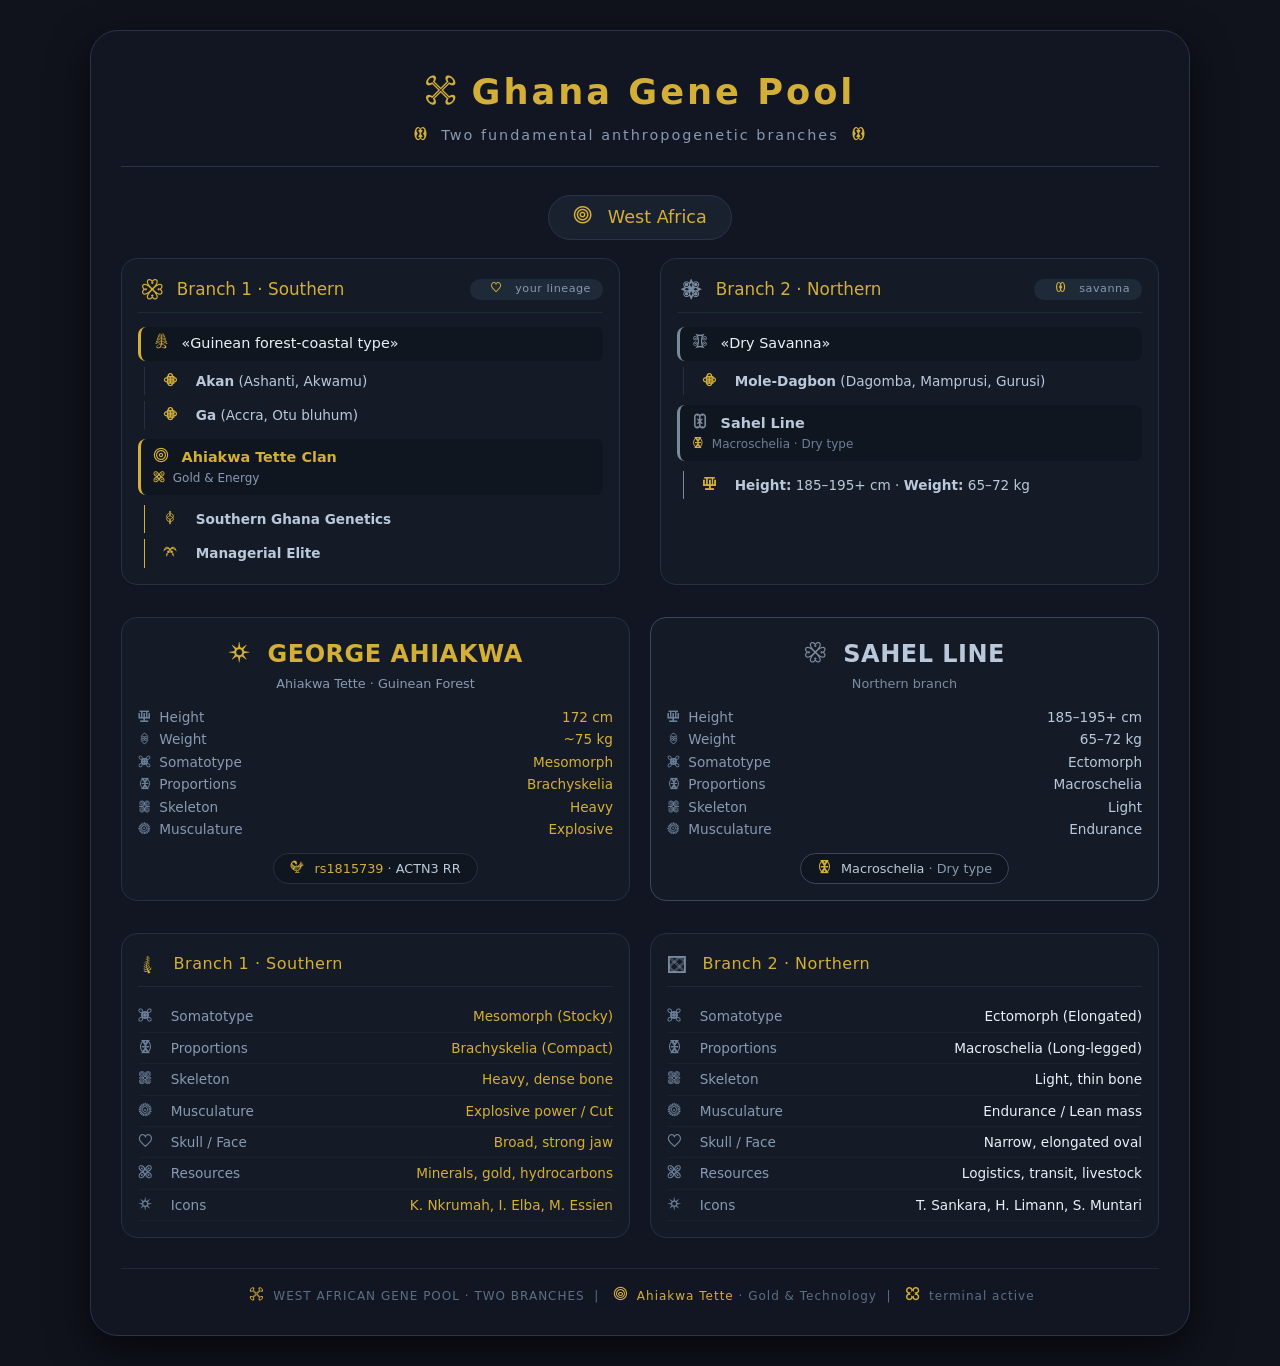
<file: index.html>
<!DOCTYPE html>
<html lang="en">
<head>
    <meta charset="UTF-8" />
    <meta name="viewport" content="width=device-width, initial-scale=1.0" />
    <title>Ghana Gene Pool · Ahiakwa Clan</title>
    <link rel="stylesheet" href="https://ahiakwa.github.io/assets/adinkra-icons/css/icons.min.css" />
    <style>
        /* ----- RESET & BASE ----- */
        * {
            margin: 0;
            padding: 0;
            box-sizing: border-box;
        }

        /* Глобальное скрытие скроллбара */
        ::-webkit-scrollbar {
            display: none;
        }
        body {
            scrollbar-width: none; /* Firefox */
            -ms-overflow-style: none; /* IE/Edge */
        }

        body {
            background: #10131c;
            color: #cfdbe8;
            font-family: 'Inter', system-ui, -apple-system, sans-serif;
            display: flex;
            justify-content: center;
            align-items: center;
            min-height: 100vh;
            padding: 30px 20px;
            line-height: 1.5;
        }

        .container {
            max-width: 1100px;
            width: 100%;
            background: rgba(20, 25, 38, 0.7);
            backdrop-filter: blur(2px);
            border-radius: 28px;
            padding: 35px 30px 30px;
            border: 1px solid #2a334a;
            box-shadow: 0 15px 40px rgba(0, 0, 0, 0.6);
        }

        /* ----- TYPOGRAPHY ----- */
        h1, h2, h3 {
            font-weight: 400;
            letter-spacing: 0.5px;
        }

        .title {
            text-align: center;
            border-bottom: 1px solid #2a334a;
            padding-bottom: 20px;
            margin-bottom: 28px;
        }

        .title h1 {
            font-size: 2.2rem;
            font-weight: 600;
            color: #d4af37;
            letter-spacing: 3px;
        }

        .title h1 .adk {
            color: #d4af37;
            margin-right: 12px;
            font-size: 2rem;
        }

        .title .sub {
            display: block;
            font-size: 0.9rem;
            color: #8899b3;
            margin-top: 6px;
            letter-spacing: 2px;
        }

        .title .sub .adk {
            color: #d4af37;
            margin: 0 6px;
        }

        /* ----- TREE (FLEX) ----- */
        .tree {
            display: flex;
            flex-direction: column;
            align-items: center;
            margin-bottom: 32px;
        }

        .tree-root {
            font-size: 1.1rem;
            font-weight: 500;
            color: #d4af37;
            background: #1a212e;
            padding: 8px 24px;
            border-radius: 40px;
            border: 1px solid #2a334a;
            margin-bottom: 18px;
        }

        .tree-root .adk {
            margin-right: 10px;
            font-size: 1.2rem;
        }

        .branches {
            display: flex;
            flex-wrap: wrap;
            justify-content: center;
            gap: 25px 40px;
            width: 100%;
        }

        .branch {
            flex: 1 1 280px;
            min-width: 220px;
            background: #141b26;
            border-radius: 16px;
            padding: 18px 16px 16px;
            border: 1px solid #26303f;
            transition: border 0.2s;
        }

        .branch:hover {
            border-color: #d4af3760;
        }

        .branch-header {
            display: flex;
            align-items: center;
            gap: 10px;
            font-size: 1.05rem;
            font-weight: 500;
            color: #d4af37;
            border-bottom: 1px solid #1f2a38;
            padding-bottom: 10px;
            margin-bottom: 14px;
        }

        .branch-header .adk {
            font-size: 1.4rem;
            width: 1.8rem;
            text-align: center;
            color: #d4af37;
        }

        .branch-header .badge {
            margin-left: auto;
            font-size: 0.7rem;
            background: #1f2a38;
            padding: 2px 12px;
            border-radius: 20px;
            color: #8899b3;
            font-weight: 300;
            letter-spacing: 0.5px;
        }

        .branch-header .badge .adk {
            font-size: 0.7rem;
       <!-- margin-right: 4px; -->
            color: #8899b3;
        }

        .branch-content {
            display: flex;
            flex-direction: column;
            gap: 6px;
            font-size: 0.9rem;
        }

        .branch-content .clan {
            background: #10161f;
            padding: 6px 12px;
            border-radius: 8px;
            border-left: 3px solid #d4af37;
            font-weight: 500;
            color: #eaf0f6;
        }

        .branch-content .clan .adk {
            color: #d4af37;
            margin-right: 8px;
            font-size: 1rem;
        }

        .branch-content .clan small {
            display: block;
            font-weight: 300;
            color: #8899b3;
            font-size: 0.8rem;
            margin-top: 2px;
        }

        .branch-content .subclan {
            padding-left: 18px;
            border-left: 1px solid #26303f;
            margin-left: 6px;
            padding-top: 4px;
            padding-bottom: 4px;
            font-size: 0.85rem;
            color: #b9c9db;
        }

        .branch-content .subclan .adk {
            color: #d4af37;
            width: 1.4rem;
            margin-right: 6px;
            font-size: 0.9rem;
        }

        .branch-content .highlight-block {
            background: #10161f;
            padding: 8px 12px;
            border-radius: 8px;
            border-left: 3px solid #d4af37;
            margin: 4px 0;
        }

        .branch-content .highlight-block .adk {
            color: #d4af37;
            margin-right: 8px;
            font-size: 1rem;
        }

        .branch-content .highlight-block strong {
            color: #d4af37;
        }

        .branch-content .highlight-block .sub {
            font-size: 0.75rem;
            color: #8899b3;
        }

        .branch-content .highlight-block .sub .adk {
            font-size: 0.75rem;
            margin-right: 4px;
        }

        /* ----- GEORGE BLOCK (TWO CARDS) ----- */
        .george-row {
            display: flex;
            flex-wrap: wrap;
            gap: 20px;
            margin: 28px 0 32px;
        }

        .george-card {
            flex: 1 1 220px;
            background: #141b26;
            border-radius: 16px;
            padding: 18px 16px 16px;
            border: 1px solid #26303f;
            transition: border 0.2s;
            text-align: center;
        }

        .george-card:hover {
            border-color: #d4af3760;
        }

        .george-card .name {
            font-size: 1.5rem;
            font-weight: 600;
            color: #d4af37;
            letter-spacing: 0.5px;
        }

        .george-card .name .adk {
            margin-right: 8px;
            font-size: 1.4rem;
        }

        .george-card .lineage {
            font-size: 0.8rem;
            color: #8899b3;
            margin-top: 2px;
        }

        .george-card .stats {
            margin-top: 14px;
            display: grid;
            grid-template-columns: 1fr 1fr;
            gap: 2px 10px;
            font-size: 0.85rem;
            text-align: left;
        }

        .george-card .stats .label {
            color: #8899b3;
        }

        .george-card .stats .label .adk {
            margin-right: 4px;
            font-size: 0.8rem;
            color: #6a7f98;
        }

        .george-card .stats .value {
            color: #eaf0f6;
            text-align: right;
            font-weight: 500;
        }

        .george-card .stats .value.gold {
            color: #d4af37;
        }

        .george-card .genetic {
            margin-top: 14px;
            background: #10161f;
            border-radius: 30px;
            padding: 5px 16px;
            display: inline-block;
            font-size: 0.8rem;
            border: 1px solid #26303f;
            color: #b9c9db;
        }

        .george-card .genetic .adk {
            color: #d4af37;
            margin-right: 6px;
            font-size: 0.9rem;
        }

        .george-card .genetic strong {
            color: #d4af37;
            font-weight: 500;
        }

        /* ----- COMPARISON MATRIX ----- */
        .comparison {
            display: grid;
            grid-template-columns: 1fr 1fr;
            gap: 20px;
            margin-top: 6px;
        }

        .comp-col {
            background: #141b26;
            border-radius: 16px;
            padding: 18px 16px 16px;
            border: 1px solid #26303f;
        }

        .comp-col h3 {
            font-size: 1rem;
            font-weight: 500;
            color: #d4af37;
            border-bottom: 1px solid #1f2a38;
            padding-bottom: 10px;
            margin-bottom: 14px;
            display: flex;
            align-items: center;
            gap: 10px;
        }

        .comp-col h3 .adk {
            font-size: 1.2rem;
            width: 1.6rem;
        }

        .comp-row {
            display: flex;
            justify-content: space-between;
            padding: 5px 0;
            font-size: 0.85rem;
            border-bottom: 1px solid #1a222e;
        }

        .comp-row .tag {
            color: #8899b3;
        }

        .comp-row .tag .adk {
            width: 1.4rem;
            margin-right: 6px;
            font-size: 0.9rem;
            color: #6a7f98;
        }

        .comp-row .val {
            color: #eaf0f6;
            font-weight: 450;
        }

        .comp-row .val.gold {
            color: #d4af37;
        }

        /* ----- FOOTER ----- */
        .footer {
            margin-top: 30px;
            text-align: center;
            font-size: 0.75rem;
            color: #5a6f86;
            border-top: 1px solid #1f2a38;
            padding-top: 18px;
            letter-spacing: 1px;
        }

        .footer .adk {
            color: #d4af37;
            margin: 0 4px;
            font-size: 0.9rem;
        }

        .footer .highlight {
            color: #d4af37;
        }

        .footer .highlight .adk {
            margin-right: 4px;
        }

        /* ----- RESPONSIVE ----- */
        @media (max-width: 700px) {
            .container {
                padding: 20px 15px;
            }
            .title h1 {
                font-size: 1.6rem;
            }
            .branches {
                flex-direction: column;
                align-items: center;
            }
            .branch {
                width: 100%;
                max-width: 400px;
            }
            .comparison {
                grid-template-columns: 1fr;
            }
            .george-row {
                flex-direction: column;
                align-items: center;
            }
            .george-card {
                width: 100%;
                max-width: 360px;
            }
        }

        @media (max-width: 480px) {
            .title h1 {
                font-size: 1.3rem;
            }
            .branch-header {
                font-size: 0.95rem;
            }
        }
    </style>
</head>
<body>
    <div class="container">

        <!-- HEADER -->
        <div class="title">
            <h1>
                <i class="adk adk-nyame-nnwu-na-mawu"></i>Ghana Gene Pool
            </h1>
            <span class="sub">
                <i class="adk adk-nkonsonkonson"></i> Two fundamental anthropogenetic branches <i class="adk adk-nkonsonkonson"></i>
            </span>
        </div>

        <!-- TREE -->
        <div class="tree">
            <div class="tree-root"><i class="adk adk-adinkrahene"></i> West Africa</div>
            <div class="branches">
                <!-- Branch 1: Southern -->
                <div class="branch">
                    <div class="branch-header">
                        <i class="adk adk-nyame-dua" style="color:#d4af37;"></i> Branch 1 · Southern
                        <span class="badge"><i class="adk adk-akoma"></i> your lineage</span>
                    </div>
                    <div class="branch-content">
                        <div class="clan">
                            <i class="adk adk-aya"></i> «Guinean forest‑coastal type»
                        </div>
                        <div class="subclan">
                            <i class="adk adk-abusua-pa"></i> <strong>Akan</strong> (Ashanti, Akwamu)
                        </div>
                        <div class="subclan">
                            <i class="adk adk-abusua-pa"></i> <strong>Ga</strong> (Accra, Otu bluhum)
                        </div>
                        <div class="highlight-block">
                            <i class="adk adk-adinkrahene"></i> <strong>Ahiakwa Tette Clan</strong>
                            <div class="sub"><i class="adk adk-bese-saka"></i> Gold &amp; Energy</div>
                        </div>
                        <div class="subclan" style="border-left-color:#d4af37;">
                            <i class="adk adk-nyansapo"></i> <strong>Southern Ghana Genetics</strong>
                        </div>
                        <div class="subclan" style="border-left-color:#d4af37;">
                            <i class="adk adk-akofena"></i> <strong>Managerial Elite</strong>
                        </div>
                    </div>
                </div>

                <!-- Branch 2: Northern -->
                <div class="branch">
                    <div class="branch-header">
                        <i class="adk adk-esono-anantam" style="color:#7a8b9f;"></i> Branch 2 · Northern
                        <span class="badge"><i class="adk adk-nyame-biribi-wo-soro"></i> savanna</span>
                    </div>
                    <div class="branch-content">
                        <div class="clan" style="border-left-color:#7a8b9f;">
                            <i class="adk adk-tamfo-bebre" style="color:#7a8b9f;"></i> «Dry Savanna»
                        </div>
                        <div class="subclan">
                            <i class="adk adk-abusua-pa"></i> <strong>Mole‑Dagbon</strong> (Dagomba, Mamprusi, Gurusi)
                        </div>
                        <div class="highlight-block" style="border-left-color:#7a8b9f;">
                            <i class="adk adk-nante-yie" style="color:#7a8b9f;"></i> <strong style="color:#b9c9db;">Sahel Line</strong>
                            <div class="sub" style="color:#6a7f98;"><i class="adk adk-mmere-dane"></i> Macroschelia · Dry type</div>
                        </div>
                        <div class="subclan" style="border-left-color:#7a8b9f;">
                            <i class="adk adk-hwe-mu-dua"></i> <strong>Height:</strong> 185–195+ cm · <strong>Weight:</strong> 65–72 kg
                        </div>
                    </div>
                </div>
            </div>
        </div>

        <!-- GEORGE AHIAKWA + SAHEL LINE -->
        <div class="george-row">
            <div class="george-card">
                <div class="name"><i class="adk adk-nsoromma"></i> GEORGE AHIAKWA</div>
                <div class="lineage">Ahiakwa Tette · Guinean Forest</div>
                <div class="stats">
                    <span class="label"><i class="adk adk-hwe-mu-dua"></i> Height</span>
                    <span class="value gold">172 cm</span>
                    <span class="label"><i class="adk adk-asase-ye-duru"></i> Weight</span>
                    <span class="value gold">~75 kg</span>
                    <span class="label"><i class="adk adk-sunsum"></i> Somatotype</span>
                    <span class="value gold">Mesomorph</span>
                    <span class="label"><i class="adk adk-mmere-dane"></i> Proportions</span>
                    <span class="value gold">Brachyskelia</span>
                    <span class="label"><i class="adk adk-dwennimmen"></i> Skeleton</span>
                    <span class="value gold">Heavy</span>
                    <span class="label"><i class="adk adk-mako"></i> Musculature</span>
                    <span class="value gold">Explosive</span>
                </div>
                <div class="genetic">
                    <i class="adk adk-sankofa-one"></i> <strong>rs1815739</strong> · ACTN3 RR
                </div>
            </div>

            <div class="george-card" style="border-color:#3a465b;">
                <div class="name" style="color:#b9c9db;">
                    <i class="adk adk-nyame-dua" style="color:#7a8b9f;"></i> SAHEL LINE
                </div>
                <div class="lineage" style="color:#7a8b9f;">Northern branch</div>
                <div class="stats">
                    <span class="label"><i class="adk adk-hwe-mu-dua"></i> Height</span>
                    <span class="value" style="color:#b9c9db;">185–195+ cm</span>
                    <span class="label"><i class="adk adk-asase-ye-duru"></i> Weight</span>
                    <span class="value" style="color:#b9c9db;">65–72 kg</span>
                    <span class="label"><i class="adk adk-sunsum"></i> Somatotype</span>
                    <span class="value" style="color:#b9c9db;">Ectomorph</span>
                    <span class="label"><i class="adk adk-mmere-dane"></i> Proportions</span>
                    <span class="value" style="color:#b9c9db;">Macroschelia</span>
                    <span class="label"><i class="adk adk-dwennimmen"></i> Skeleton</span>
                    <span class="value" style="color:#b9c9db;">Light</span>
                    <span class="label"><i class="adk adk-mako"></i> Musculature</span>
                    <span class="value" style="color:#b9c9db;">Endurance</span>
                </div>
                <div class="genetic" style="border-color:#3a465b; color:#8899b3;">
                    <i class="adk adk-mmere-dane"></i> <strong style="color:#b9c9db;">Macroschelia</strong> · Dry type
                </div>
            </div>
        </div>

        <!-- COMPARISON MATRIX -->
        <div class="comparison">
            <div class="comp-col">
                <h3><i class="adk adk-nyame-nti" style="color:#d4af37;"></i> Branch 1 · Southern</h3>
                <div class="comp-row">
                    <span class="tag"><i class="adk adk-sunsum"></i> Somatotype</span>
                    <span class="val gold">Mesomorph (Stocky)</span>
                </div>
                <div class="comp-row">
                    <span class="tag"><i class="adk adk-mmere-dane"></i> Proportions</span>
                    <span class="val gold">Brachyskelia (Compact)</span>
                </div>
                <div class="comp-row">
                    <span class="tag"><i class="adk adk-dwennimmen"></i> Skeleton</span>
                    <span class="val gold">Heavy, dense bone</span>
                </div>
                <div class="comp-row">
                    <span class="tag"><i class="adk adk-mako"></i> Musculature</span>
                    <span class="val gold">Explosive power / Cut</span>
                </div>
                <div class="comp-row">
                    <span class="tag"><i class="adk adk-akoma"></i> Skull / Face</span>
                    <span class="val gold">Broad, strong jaw</span>
                </div>
                <div class="comp-row">
                    <span class="tag"><i class="adk adk-bese-saka"></i> Resources</span>
                    <span class="val gold">Minerals, gold, hydrocarbons</span>
                </div>
                <div class="comp-row">
                    <span class="tag"><i class="adk adk-nsoromma"></i> Icons</span>
                    <span class="val gold">K. Nkrumah, I. Elba, M. Essien</span>
                </div>
            </div>
            <div class="comp-col">
                <h3><i class="adk adk-nkyimu" style="color:#7a8b9f;"></i> Branch 2 · Northern</h3>
                <div class="comp-row">
                    <span class="tag"><i class="adk adk-sunsum"></i> Somatotype</span>
                    <span class="val">Ectomorph (Elongated)</span>
                </div>
                <div class="comp-row">
                    <span class="tag"><i class="adk adk-mmere-dane"></i> Proportions</span>
                    <span class="val">Macroschelia (Long‑legged)</span>
                </div>
                <div class="comp-row">
                    <span class="tag"><i class="adk adk-dwennimmen"></i> Skeleton</span>
                    <span class="val">Light, thin bone</span>
                </div>
                <div class="comp-row">
                    <span class="tag"><i class="adk adk-mako"></i> Musculature</span>
                    <span class="val">Endurance / Lean mass</span>
                </div>
                <div class="comp-row">
                    <span class="tag"><i class="adk adk-akoma"></i> Skull / Face</span>
                    <span class="val">Narrow, elongated oval</span>
                </div>
                <div class="comp-row">
                    <span class="tag"><i class="adk adk-bese-saka"></i> Resources</span>
                    <span class="val">Logistics, transit, livestock</span>
                </div>
                <div class="comp-row">
                    <span class="tag"><i class="adk adk-nsoromma"></i> Icons</span>
                    <span class="val">T. Sankara, H. Limann, S. Muntari</span>
                </div>
            </div>
        </div>

        <!-- FOOTER -->
        <div class="footer">
            <i class="adk adk-nyame-nnwu-na-mawu"></i> WEST AFRICAN GENE POOL · TWO BRANCHES &nbsp;|&nbsp;
            <span class="highlight"><i class="adk adk-adinkrahene"></i> Ahiakwa Tette</span> · Gold &amp; Technology &nbsp;|&nbsp;
            <i class="adk adk-agyindawuru"></i> terminal active
        </div>

    </div>
</body>
</html>
</file>
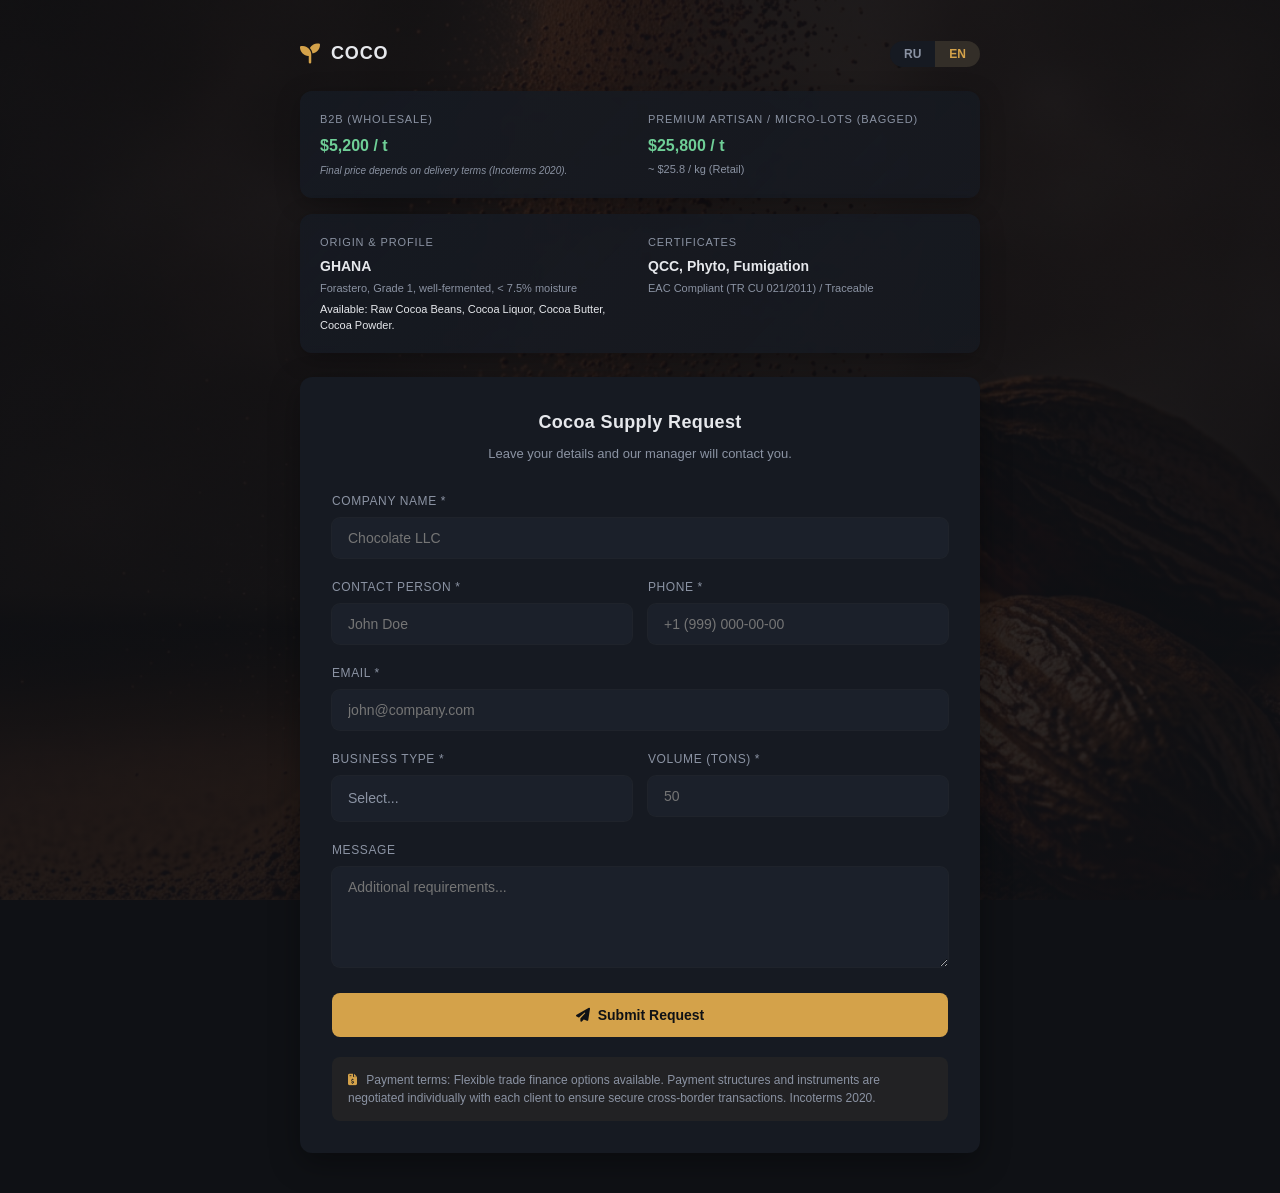
<file: cocoa/index.html>
<!DOCTYPE html>
<html lang="en">
<head>
<meta charset="UTF-8">
<meta name="viewport" content="width=device-width, initial-scale=1.0">
<title>COCO | Supply Request</title>

<!-- SEO -->
<meta name="description" content="Premium Ghanaian cocoa beans and processed products for B2B buyers. FOB Ghana or CFR Russian ports. EAC compliant (TR CU 021/2011).">
<meta name="theme-color" content="#0f1115">

<!-- Open Graph / Facebook / LinkedIn / WhatsApp / Telegram -->
<meta property="og:type" content="website">
<meta property="og:site_name" content="COCO">
<meta property="og:title" content="COCO — Cocoa Supply Request">
<meta property="og:description" content="Premium Ghanaian cocoa beans and processed products for B2B buyers. FOB Ghana or CFR Russian ports. EAC compliant (TR CU 021/2011).">
<meta property="og:image" content="https://ahiakwa.github.io/cocoa/coco_bg.png">
<meta property="og:image:type" content="image/png">
<meta property="og:image:alt" content="COCO — Premium Ghanaian cocoa supply">
<!-- Укажите реальный URL страницы (после деплоя на GitHub Pages / собственный домен): -->
<meta property="og:url" content="https://ahiakwa.github.io/">
<meta property="og:locale" content="en_US">
<meta property="og:locale:alternate" content="ru_RU">

<!-- Twitter / X -->
<meta name="twitter:card" content="summary_large_image">
<meta name="twitter:title" content="COCO — Cocoa Supply Request">
<meta name="twitter:description" content="Premium Ghanaian cocoa beans and processed products for B2B buyers. FOB Ghana or CFR Russian ports. EAC compliant (TR CU 021/2011).">
<meta name="twitter:image" content="https://ahiakwa.github.io/cocoa/coco_bg.png">
<meta name="twitter:image:alt" content="COCO — Premium Ghanaian cocoa supply">

<link rel="stylesheet" href="https://cdnjs.cloudflare.com/ajax/libs/font-awesome/6.5.1/css/all.min.css">
<link rel="stylesheet" href="https://ahiakwa.github.io/assets/adinkra-icons/css/icons.min.css" />
<style>
  :root {
    --bg: #0f1115;
    --card: #161a22;
    --text: #e6e8ec;
    --muted: #8b93a3;
    --accent: #d4a24a;
    --accent-hover: #e0b05c;
    --border: #232936;
    --input-bg: #1b202a;
    --error: #e26a6a;
    --success: #6fcf97;
  }

  * { box-sizing: border-box; }

  html, body {
    margin: 0; padding: 0;
    background: var(--bg); color: var(--text);
    font-family: -apple-system, BlinkMacSystemFont, "Segoe UI", Roboto, Helvetica, Arial, sans-serif;
    font-size: 14px; line-height: 1.5;
    -webkit-font-smoothing: antialiased;
    scrollbar-width: none; -ms-overflow-style: none;
  }

  body {
    background-image:
      linear-gradient(rgba(15, 17, 21, 0.82), rgba(15, 17, 21, 0.9)),
      url('https://ahiakwa.github.io/cocoa/coco_bg.png');
    background-size: cover;
    background-position: center center;
    background-repeat: no-repeat;
    background-attachment: fixed;
  }

  html::-webkit-scrollbar, body::-webkit-scrollbar, *::-webkit-scrollbar { display: none; width: 0; height: 0; }
  * { scrollbar-width: none; -ms-overflow-style: none; }

  input[type=number]::-webkit-inner-spin-button, 
  input[type=number]::-webkit-outer-spin-button { -webkit-appearance: none; margin: 0; }
  input[type=number] { -moz-appearance: textfield; }

  .app-wrapper {
    min-height: 100vh;
    display: flex;
    flex-direction: column;
    align-items: center;
    padding: 40px 20px;
  }

  .top-bar {
    width: 100%;
    max-width: 680px;
    display: flex;
    justify-content: space-between;
    align-items: center;
    margin-bottom: 24px;
  }

  .brand {
    display: flex;
    align-items: center;
    gap: 10px;
    font-size: 18px;
    font-weight: 700;
    letter-spacing: 0.05em;
    color: var(--text);
  }

  .brand i { color: var(--accent); font-size: 20px; }

  .lang-switch {
    display: flex;
    background: var(--card);
    border-radius: 20px;
    overflow: hidden;
    cursor: pointer;
    user-select: none;
  }

  .lang-btn {
    padding: 6px 14px;
    font-size: 12px;
    font-weight: 600;
    color: var(--muted);
    transition: all 0.2s ease;
    border: none;
    background: transparent;
    cursor: pointer;
  }

  .lang-btn.active {
    background: rgba(212, 162, 74, 0.15);
    color: var(--accent);
  }

  .price-banner {
    width: 100%;
    max-width: 680px;
    background: linear-gradient(135deg, rgba(22, 26, 34, 0.92), rgba(22, 26, 34, 0.78));
    border-radius: 12px;
    padding: 20px;
    margin-bottom: 16px;
    display: grid;
    grid-template-columns: repeat(2, 1fr);
    gap: 16px;
    align-items: start;
    backdrop-filter: blur(4px);
    -webkit-backdrop-filter: blur(4px);
    box-shadow: 0 6px 24px rgba(0, 0, 0, 0.25);
  }

  .spec-banner {
    width: 100%;
    max-width: 680px;
    background: linear-gradient(135deg, rgba(22, 26, 34, 0.92), rgba(22, 26, 34, 0.78));
    border-radius: 12px;
    padding: 20px;
    margin-bottom: 24px;
    display: grid;
    grid-template-columns: repeat(2, 1fr);
    gap: 16px;
    align-items: start;
    backdrop-filter: blur(4px);
    -webkit-backdrop-filter: blur(4px);
    box-shadow: 0 6px 24px rgba(0, 0, 0, 0.25);
  }

  .price-item { display: flex; flex-direction: column; }

  .price-label {
    font-size: 11px;
    text-transform: uppercase;
    letter-spacing: 0.08em;
    color: var(--muted);
    margin-bottom: 6px;
  }

  .price-value {
    font-size: 16px;
    font-weight: 600;
    color: var(--success);
  }

  .price-value.spec {
    font-size: 14px;
    color: var(--text);
  }

  .price-sub {
    font-size: 11px;
    color: var(--muted);
    margin-top: 4px;
    line-height: 1.4;
  }

  .price-note {
    font-size: 10px;
    color: var(--muted);
    margin-top: 6px;
    font-style: italic;
    line-height: 1.4;
  }

  .price-products {
    font-size: 11px;
    color: var(--text);
    margin-top: 6px;
    line-height: 1.4;
  }

  .form-container {
    width: 100%;
    max-width: 680px;
    background: var(--card);
    border-radius: 12px;
    padding: 32px;
    box-shadow: 0 10px 30px rgba(0,0,0,0.35);
    position: relative;
  }

  .header-title { text-align: center; margin-bottom: 28px; }

  .header-title h1 {
    font-size: 18px;
    font-weight: 600;
    margin: 0 0 8px;
    letter-spacing: 0.02em;
  }

  .header-title p { color: var(--muted); font-size: 13px; margin: 0; }

  .form-group { margin-bottom: 20px; position: relative; }

  label {
    display: block;
    font-size: 12px;
    color: var(--muted);
    margin-bottom: 8px;
    font-weight: 500;
    text-transform: uppercase;
    letter-spacing: 0.05em;
  }

  input, textarea {
    width: 100%;
    background: var(--input-bg);
    border: none;
    color: var(--text);
    padding: 12px 16px;
    border-radius: 8px;
    font-size: 14px;
    font-family: inherit;
    transition: box-shadow 0.2s ease, outline 0.2s ease;
    outline: none;
    box-shadow: 0 0 0 1px rgba(255, 255, 255, 0.04);
  }

  input:focus, textarea:focus {
    outline: none;
    box-shadow: 0 0 0 1px var(--accent);
  }

  input:user-invalid {
    box-shadow: 0 0 0 1px var(--error);
  }

  textarea { resize: vertical; min-height: 100px; }

  .row { display: grid; grid-template-columns: 1fr 1fr; gap: 16px; }

  .custom-select {
    position: relative;
    user-select: none;
    width: 100%;
  }

  .select-selected {
    width: 100%;
    background: var(--input-bg);
    border: none;
    color: var(--muted);
    padding: 12px 16px;
    border-radius: 8px;
    font-size: 14px;
    cursor: pointer;
    transition: box-shadow 0.2s ease;
    display: flex;
    justify-content: space-between;
    align-items: center;
    box-shadow: 0 0 0 1px rgba(255, 255, 255, 0.04);
  }

  .select-selected.has-value { color: var(--text); }
  .custom-select:focus-within .select-selected { box-shadow: 0 0 0 1px var(--accent); }
  .select-selected i { font-size: 10px; color: var(--muted); transition: transform 0.2s ease; }
  .custom-select.open .select-selected i { transform: rotate(180deg); }

  .select-items {
    position: absolute;
    background: var(--input-bg);
    border: none;
    border-radius: 8px;
    top: calc(100% + 4px);
    left: 0;
    right: 0;
    z-index: 99;
    box-shadow: 0 10px 25px rgba(0,0,0,0.5);
    max-height: 200px;
    overflow-y: auto;
    display: none;
  }
  
  .select-items::-webkit-scrollbar { display: none; }
  .select-items { -ms-overflow-style: none; scrollbar-width: none; }

  .custom-select.open .select-items { display: block; }

  .select-item {
    padding: 12px 16px;
    cursor: pointer;
    font-size: 14px;
    color: var(--text);
    transition: background 0.15s ease;
  }

  .select-item:hover, .select-item.selected {
    background: rgba(212, 162, 74, 0.1);
    color: var(--accent);
  }

  .custom-select.invalid .select-selected { box-shadow: 0 0 0 1px var(--error); }

  button[type="submit"] {
    width: 100%;
    background: var(--accent);
    color: #0f1115;
    border: none;
    padding: 14px;
    border-radius: 8px;
    font-size: 14px;
    font-weight: 600;
    cursor: pointer;
    transition: background 0.2s ease, transform 0.1s ease;
    display: flex;
    align-items: center;
    justify-content: center;
    gap: 8px;
    margin-top: 12px;
  }

  button[type="submit"]:hover:not(:disabled) { background: var(--accent-hover); }
  button[type="submit"]:active:not(:disabled) { transform: scale(0.98); }
  button[type="submit"]:disabled { opacity: 0.7; cursor: not-allowed; }

  .payment-notice {
    margin-top: 20px;
    padding: 14px 16px;
    background: rgba(212, 162, 74, 0.06);
    border: none;
    border-radius: 8px;
    font-size: 12px;
    color: var(--muted);
    line-height: 1.5;
  }

  .payment-notice i {
    color: var(--accent);
    margin-right: 6px;
  }

  .toast {
    position: fixed;
    top: 20px;
    left: 50%;
    transform: translateX(-50%) translateY(-100px);
    background: var(--card);
    border: none;
    padding: 16px 24px;
    border-radius: 8px;
    font-weight: 500;
    box-shadow: 0 10px 30px rgba(0,0,0,0.5);
    transition: transform 0.3s cubic-bezier(0.175, 0.885, 0.32, 1.275);
    z-index: 1000;
    display: flex;
    align-items: center;
    gap: 12px;
    max-width: 90vw;
  }

  .toast.show { transform: translateX(-50%) translateY(0); }
  .toast.success { color: var(--success); box-shadow: 0 10px 30px rgba(111, 207, 151, 0.25), 0 10px 30px rgba(0,0,0,0.5); }
  .toast.error { color: var(--error); box-shadow: 0 10px 30px rgba(226, 106, 106, 0.25), 0 10px 30px rgba(0,0,0,0.5); }

  @media (max-width: 820px) {
    .price-banner, .spec-banner { grid-template-columns: 1fr 1fr; gap: 12px; }
  }
  @media (max-width: 600px) {
    .form-container { padding: 24px; }
    .row { grid-template-columns: 1fr; gap: 0; }
    .price-banner, .spec-banner { grid-template-columns: 1fr; gap: 12px; }
    .top-bar { flex-direction: column; align-items: flex-start; gap: 16px; }

    body { background-attachment: scroll; }
  }
</style>
</head>
<body>

<div id="toast" class="toast">
  <i id="toastIcon" class="fa-solid"></i>
  <span id="toastMessage"></span>
</div>

<div class="app-wrapper">
  
  <div class="top-bar">
    <div class="brand">
      <i class="fa-solid fa-seedling"></i>
      COCO
    </div>
    <div class="lang-switch">
      <button type="button" class="lang-btn" onclick="setLanguage('ru')">RU</button>
      <button type="button" class="lang-btn active" onclick="setLanguage('en')">EN</button>
    </div>
  </div>

  <div class="price-banner">
    <div class="price-item">
      <div class="price-label" data-i18n="price_b2b">B2B (Wholesale)</div>
      <div class="price-value">$5,200 / t</div>
      <!-- <div class="price-sub" data-i18n="price_b2b_sub"></div> -->
      <div class="price-note" data-i18n="price_b2b_note">Final price depends on delivery terms (Incoterms 2020).</div>
    </div>
    <div class="price-item">
      <div class="price-label" data-i18n="price_b2c">Premium Artisan / Micro-Lots (Bagged)</div>
      <div class="price-value">$25,800 / t</div>
      <div class="price-sub" data-i18n="price_b2c_sub">~ $25.8 / kg (Retail)</div>
    </div>
  </div>

  <div class="spec-banner">
    <div class="price-item">
      <div class="price-label" data-i18n="spec_origin">Origin & Profile</div>
      <div class="price-value spec" data-i18n="spec_origin_val">GHANA</div>
      <div class="price-sub" data-i18n="spec_char_val">Forastero, Grade 1, well-fermented, &lt; 7.5% moisture</div>
      <div class="price-products" data-i18n="spec_products">Available: Raw Cocoa Beans, Cocoa Liquor, Cocoa Butter, Cocoa Powder.</div>
    </div>
    <div class="price-item">
      <div class="price-label" data-i18n="spec_certs">Certificates</div>
      <div class="price-value spec" data-i18n="spec_certs_val">QCC, Phyto, Fumigation</div>
      <div class="price-sub" data-i18n="spec_trace_val">EAC Compliant (TR CU 021/2011) / Traceable</div>
    </div>
  </div>

  <div class="form-container">
    <div class="header-title">
      <h1 data-i18n="form_title">Cocoa Supply Request</h1>
      <p data-i18n="form_subtitle">Leave your details and our manager will contact you.</p>
    </div>

    <form id="cocoaForm" onsubmit="submitForm(event)">

      <input type="hidden" name="access_key" value="8f15fd00-7f2b-4101-b661-bcb490d8f3a6">
      <input type="hidden" name="subject" value="New B2B Lead - KWA COCOA">
      <input type="hidden" name="from_name" value="KWA COCOA Website">

      <input type="text" name="bot_field" tabindex="-1" autocomplete="off"
             aria-hidden="true"
             style="position:absolute;left:-9999px;top:auto;width:1px;height:1px;overflow:hidden;">

      <div class="form-group">
        <label for="company" data-i18n="lbl_company">Company Name *</label>
        <input type="text" id="company" name="Company" required placeholder="Chocolate LLC" data-i18n-placeholder="ph_company">
      </div>

      <div class="row">
        <div class="form-group">
          <label for="name" data-i18n="lbl_name">Contact Person *</label>
          <input type="text" id="name" name="Contact Person" required placeholder="John Doe" data-i18n-placeholder="ph_name">
        </div>
        <div class="form-group">
          <label for="phone" data-i18n="lbl_phone">Phone *</label>
          <input type="tel" id="phone" name="Phone" required placeholder="+1 (999) 000-00-00" data-i18n-placeholder="ph_phone">
        </div>
      </div>

      <div class="form-group">
        <label for="email" data-i18n="lbl_email">Email *</label>
        <input type="email" id="email" name="Email" required placeholder="john@company.com" data-i18n-placeholder="ph_email">
      </div>

      <div class="row">
        <div class="form-group">
          <label data-i18n="lbl_business">Business Type *</label>

          <div class="custom-select" id="businessSelect" tabindex="0">
            <div class="select-selected" id="selectSelected" data-i18n="select_placeholder">Select...</div>
            <div class="select-items" id="selectItems">
              <div class="select-item" data-value="factory" data-i18n="opt_factory">Confectionery / Chocolate Factory</div>
              <div class="select-item" data-value="distributor" data-i18n="opt_distributor">B2B Food Ingredients Distributor</div>
              <div class="select-item" data-value="artisan" data-i18n="opt_artisan">Artisan Chocolate Maker / Specialty Roaster</div>
              <div class="select-item" data-value="other" data-i18n="opt_other">Other</div>
            </div>
          </div>
          <input type="hidden" name="Business Type" id="businessInput">
        </div>

        <div class="form-group">
          <label for="volume" data-i18n="lbl_volume">Volume (tons) *</label>
          <input type="number" id="volume" name="Volume" required placeholder="50" min="1" data-i18n-placeholder="ph_volume">
        </div>
      </div>

      <div class="form-group">
        <label for="message" data-i18n="lbl_message">Message</label>
        <textarea id="message" name="Message" placeholder="Additional requirements..." data-i18n-placeholder="ph_message"></textarea>
      </div>

      <button type="submit" id="submitBtn">
        <i class="fa-solid fa-paper-plane"></i> 
        <span data-i18n="btn_submit">Submit Request</span>
      </button>
    </form>

    <div class="payment-notice">
      <i class="fa-solid fa-file-invoice-dollar"></i>
      <span data-i18n="payment_notice">Payment terms: Flexible trade finance options available. Payment structures and instruments are negotiated individually with each client to ensure secure cross-border transactions. Incoterms 2020.</span>
    </div>
  </div>
</div>

<script>
  const CONFIG = {
    WORKER_URL: "",
    WEB3FORMS_URL: "https://api.web3forms.com/submit"
  };

  const translations = {
    en: {
      price_b2b: "B2B (Wholesale)",
      price_b2b_sub: "FOB Ghana or CFR Russian ports (Saint Petersburg, Novorossiysk) available",
      price_b2b_note: "Final price depends on delivery terms (Incoterms 2020).",
      price_b2c: "Premium Artisan / Micro-Lots (Bagged)",
      price_b2c_sub: "~ $25.8 / kg (Retail)",
      spec_origin: "Origin & Profile",
      spec_origin_val: "GHANA",
      spec_char_val: "Forastero, Grade 1, well-fermented, < 7.5% moisture",
      spec_products: "Available: Raw Cocoa Beans, Cocoa Liquor, Cocoa Butter, Cocoa Powder.",
      spec_certs: "Certificates",
      spec_certs_val: "QCC, Phyto, Fumigation",
      spec_trace_val: "EAC Compliant (TR CU 021/2011) / Traceable",
      form_title: "Cocoa Supply Request",
      form_subtitle: "Leave your details and our manager will contact you.",
      lbl_company: "Company Name *", ph_company: "Chocolate LLC",
      lbl_name: "Contact Person *", ph_name: "John Doe",
      lbl_phone: "Phone *", ph_phone: "+1 (999) 000-00-00",
      lbl_email: "Email *", ph_email: "john@company.com",
      lbl_business: "Business Type *", select_placeholder: "Select...",
      opt_factory: "Confectionery / Chocolate Factory",
      opt_distributor: "B2B Food Ingredients Distributor",
      opt_artisan: "Artisan Chocolate Maker / Specialty Roaster",
      opt_other: "Other",
      lbl_volume: "Volume (tons) *", ph_volume: "50",
      lbl_message: "Message", ph_message: "Additional requirements...",
      btn_submit: "Submit Request",
      msg_success: "Request sent successfully!",
      msg_error: "Something went wrong. Please try again.",
      msg_sending: "Sending...",
      payment_notice: "Payment terms: Flexible trade finance options available. Payment structures and instruments are negotiated individually with each client to ensure secure cross-border transactions. Incoterms 2020."
    },
    ru: {
      price_b2b: "B2B (Опт)",
      price_b2b_sub: "FOB Гана или CFR порты РФ (Санкт-Петербург, Новороссийск)",
      price_b2b_note: "Финальная цена зависит от условий поставки (Инкотермс 2020).",
      price_b2c: "Премиум / Микро-лоты (в мешках)",
      price_b2c_sub: "~ 2 500 ₽ / кг (Розница)",
      spec_origin: "Происхождение и сорт",
      spec_origin_val: "ГАНА",
      spec_char_val: "Форастеро, 1-й сорт (Grade 1), ферментированные, влажность < 7.5%",
      spec_products: "Доступно: сырые какао-бобы, какао-тертое, какао-масло, какао-порошок.",
      spec_certs: "Сертификаты",
      spec_certs_val: "QCC, Фитосанитарный, Фумигационный",
      spec_trace_val: "Соответствует ТР ТС 021/2011 (ЕАЭС) / Прослеживаемость",
      form_title: "Заявка на поставку какао",
      form_subtitle: "Оставьте свои данные, и наш менеджер свяжется с вами.",
      lbl_company: "Название компании *", ph_company: "ООО «Шоколад»",
      lbl_name: "Контактное лицо *", ph_name: "Иван Иванов",
      lbl_phone: "Телефон *", ph_phone: "+7 (999) 000-00-00",
      lbl_email: "Email *", ph_email: "ivan@company.ru",
      lbl_business: "Тип бизнеса *", select_placeholder: "Выберите...",
      opt_factory: "Кондитерская фабрика / Производство",
      opt_distributor: "Дистрибьютор пищевого сырья (B2B)",
      opt_artisan: "Крафтовый производитель / Bean-to-Bar",
      opt_other: "Другое",
      lbl_volume: "Объем (тонн) *", ph_volume: "50",
      lbl_message: "Комментарий", ph_message: "Дополнительные требования...",
      btn_submit: "Отправить заявку",
      msg_success: "Заявка успешно отправлена!",
      msg_error: "Произошла ошибка. Пожалуйста, попробуйте снова.",
      msg_sending: "Отправка...",
      payment_notice: "Условия оплаты: Доступны гибкие инструменты торгового финансирования. Структура расчетов и платежные инструменты обсуждаются индивидуально с каждым клиентом для обеспечения безопасности трансграничных сделок. Incoterms 2020."
    }
  };

  let currentLang = 'en';

  function setLanguage(lang) {
    currentLang = lang;
    document.querySelectorAll('.lang-btn').forEach(btn => {
      btn.classList.toggle('active', btn.textContent.toLowerCase() === lang);
    });

    document.querySelectorAll('[data-i18n]').forEach(el => {
      const key = el.getAttribute('data-i18n');
      if (translations[lang][key]) {
        if (el.id === 'selectSelected' && el.classList.contains('has-value')) return;
        el.textContent = translations[lang][key];
      }
    });

    document.querySelectorAll('[data-i18n-placeholder]').forEach(el => {
      const key = el.getAttribute('data-i18n-placeholder');
      if (translations[lang][key]) {
        el.setAttribute('placeholder', translations[lang][key]);
      }
    });

    if (businessInput.value) {
      const selectedItem = [...items].find(i => i.classList.contains('selected'));
      if (selectedItem) {
        const i18nKey = selectedItem.getAttribute('data-i18n');
        const newText = translations[lang][i18nKey];
        selectSelected.textContent = newText;
        businessInput.value = newText;
      }
    }
  }

  const customSelect = document.getElementById('businessSelect');
  const selectSelected = document.getElementById('selectSelected');
  const selectItems = document.getElementById('selectItems');
  const businessInput = document.getElementById('businessInput');
  const items = selectItems.querySelectorAll('.select-item');

  customSelect.addEventListener('click', function(e) {
    if (e.target.closest('.select-items')) return;
    customSelect.classList.toggle('open');
  });

  document.addEventListener('click', function(e) {
    if (!customSelect.contains(e.target)) customSelect.classList.remove('open');
  });

  items.forEach(item => {
    item.addEventListener('click', function() {
      const i18nKey = this.getAttribute('data-i18n');
      const text = translations[currentLang][i18nKey];

      selectSelected.textContent = text;
      selectSelected.classList.add('has-value');
      businessInput.value = text;

      items.forEach(i => i.classList.remove('selected'));
      this.classList.add('selected');

      customSelect.classList.remove('open');
      customSelect.classList.remove('invalid');
    });
  });

  const toast = document.getElementById('toast');
  const toastIcon = document.getElementById('toastIcon');
  const toastMessage = document.getElementById('toastMessage');

  function showToast(message, type) {
    toastMessage.textContent = message;
    toast.className = `toast show ${type}`;
    toastIcon.className = type === 'success' ? 'fa-solid fa-circle-check' : 'fa-solid fa-circle-exclamation';
    setTimeout(() => toast.classList.remove('show'), 5000);
  }

  function submitForm(e) {
    e.preventDefault();

    const form = document.getElementById('cocoaForm');

    const honeypot = form.querySelector('[name="bot_field"]');
    if (honeypot && honeypot.value.trim() !== "") {
      return false;
    }

    let isValid = true;

    if (!businessInput.value) {
      isValid = false;
      customSelect.classList.add('invalid');
    } else {
      customSelect.classList.remove('invalid');
    }

    if (!form.checkValidity()) {
      isValid = false;
      form.reportValidity();
    }

    if (!isValid) return false;

    const submitBtn = document.getElementById('submitBtn');
    const originalBtnText = submitBtn.innerHTML;
    submitBtn.innerHTML = `<i class="fa-solid fa-spinner fa-spin"></i> <span>${translations[currentLang].msg_sending}</span>`;
    submitBtn.disabled = true;

    const formData = new FormData(form);
    const object = Object.fromEntries(formData);

    const isWorker = Boolean(CONFIG.WORKER_URL);
    const endpoint = isWorker ? CONFIG.WORKER_URL : CONFIG.WEB3FORMS_URL;

    fetch(endpoint, {
      method: 'POST',
      headers: {
        'Content-Type': 'application/json',
        'Accept': 'application/json'
      },
      body: JSON.stringify(object)
    })
    .then(async (response) => {
      let json;
      try { json = await response.json(); } catch { json = {}; }

      const ok = isWorker ? (json && json.ok === true) : (response.status === 200);

      if (ok) {
        showToast(translations[currentLang].msg_success, 'success');
        form.reset();

        selectSelected.classList.remove('has-value');
        selectSelected.textContent = translations[currentLang]['select_placeholder'];
        businessInput.value = '';
        items.forEach(i => i.classList.remove('selected'));
      } else {
        console.error(response, json);
        showToast(json.message || translations[currentLang].msg_error, 'error');
      }
    })
    .catch(error => {
      console.error(error);
      showToast(translations[currentLang].msg_error, 'error');
    })
    .finally(() => {
      submitBtn.innerHTML = originalBtnText;
      submitBtn.disabled = false;
    });

    return false;
  }

  setLanguage('en');
</script>

</body>
</html>
</file>
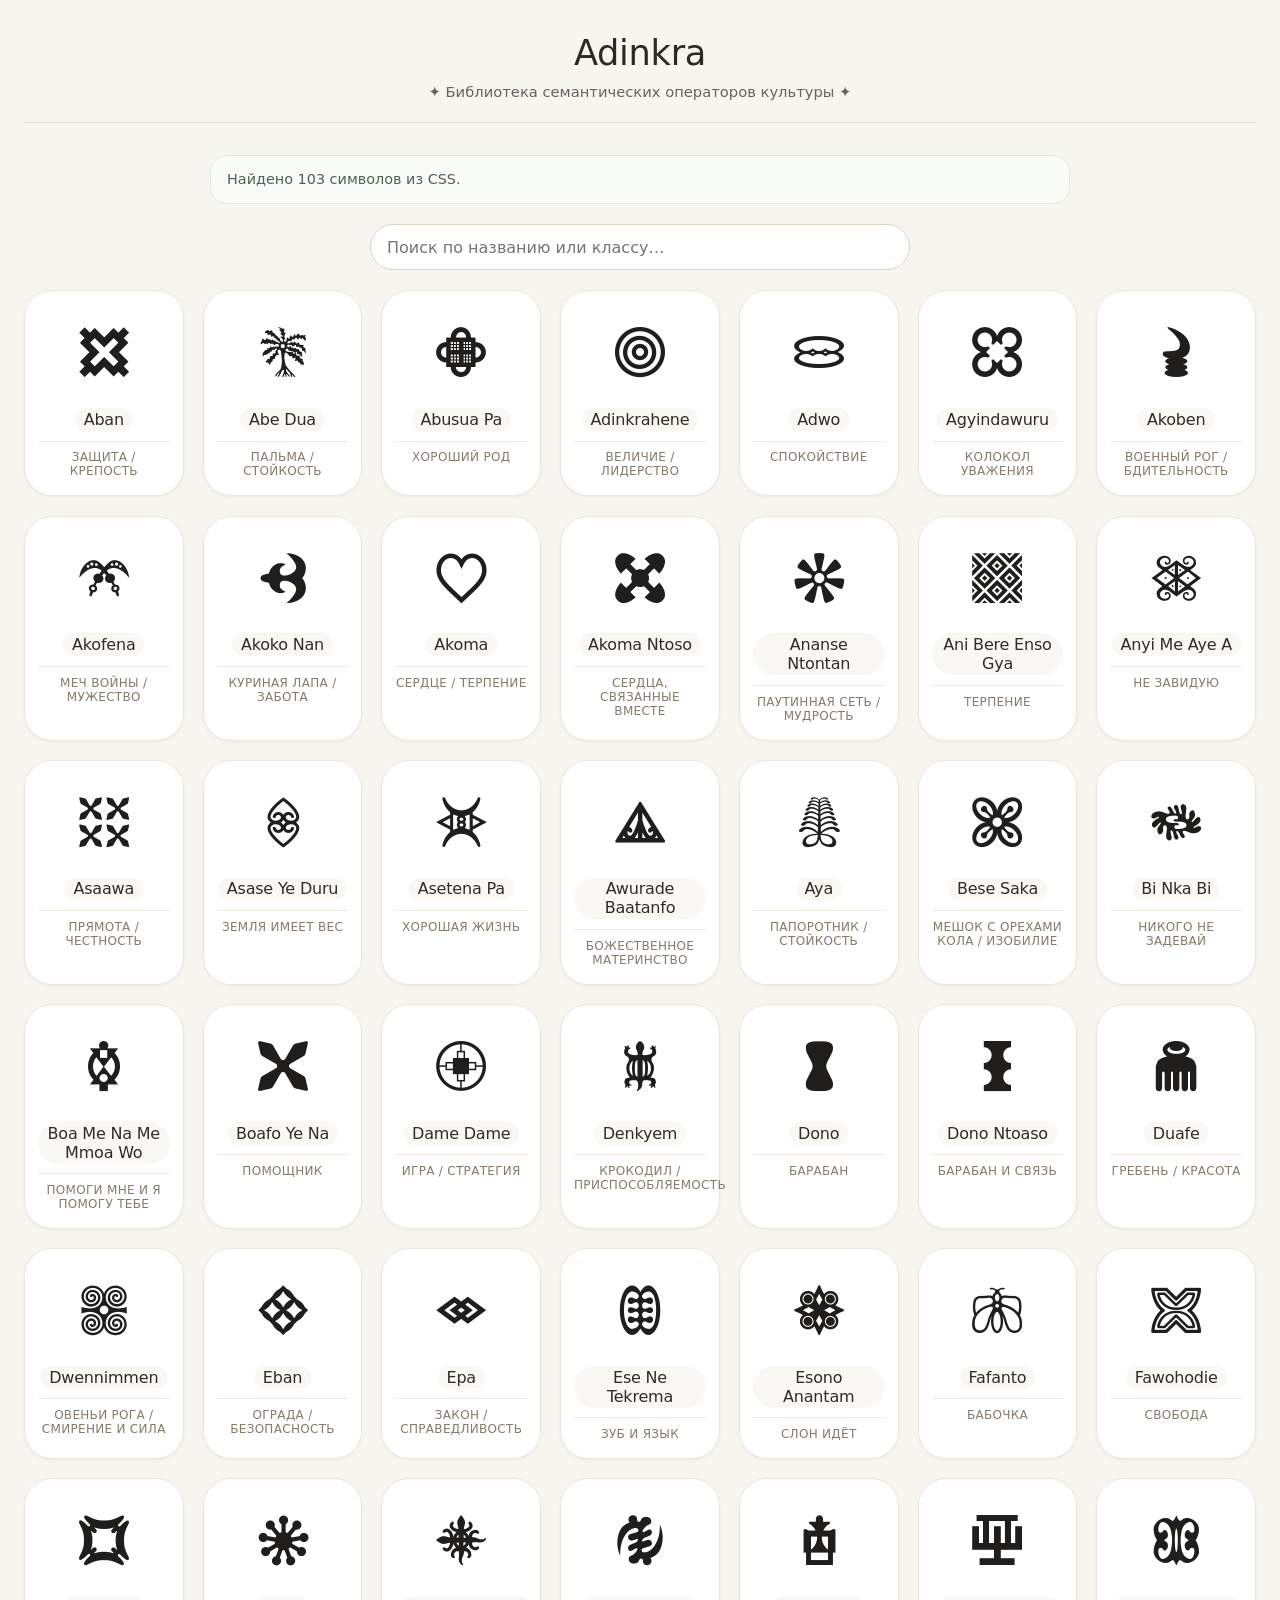
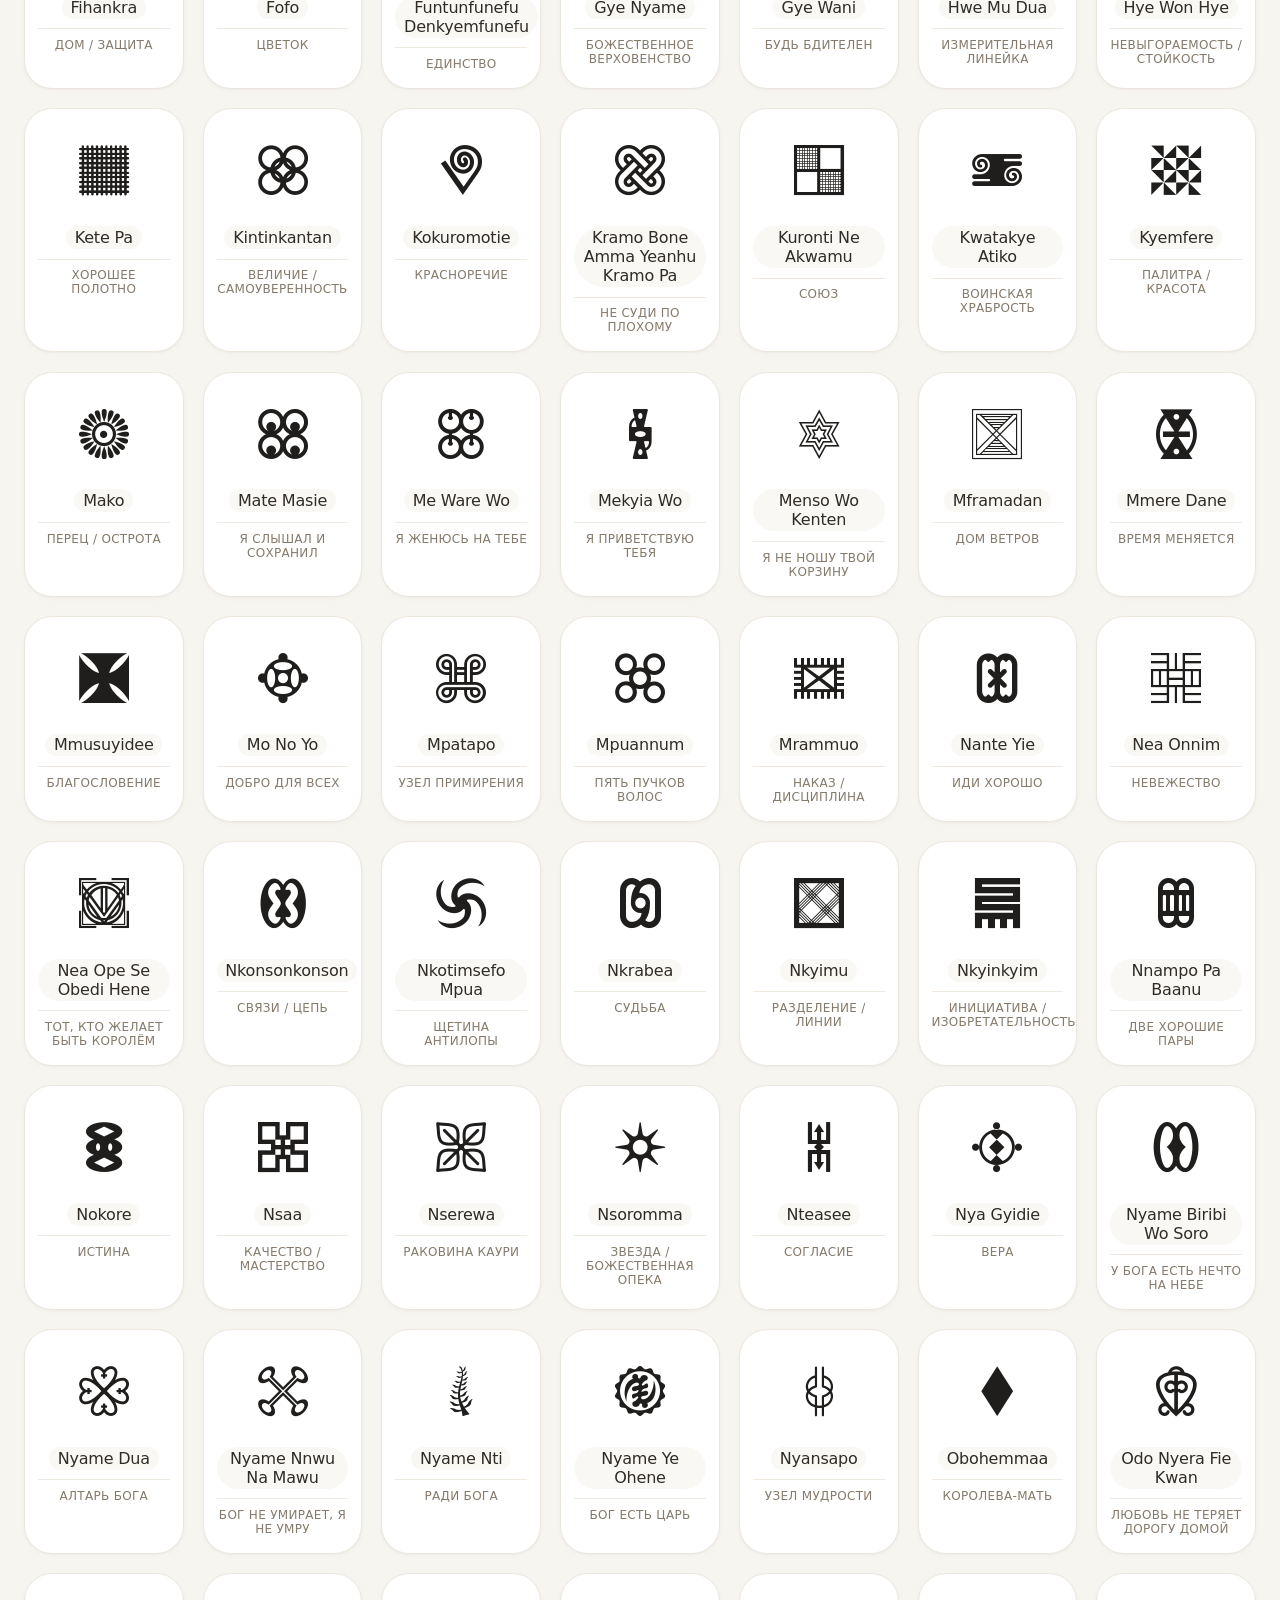
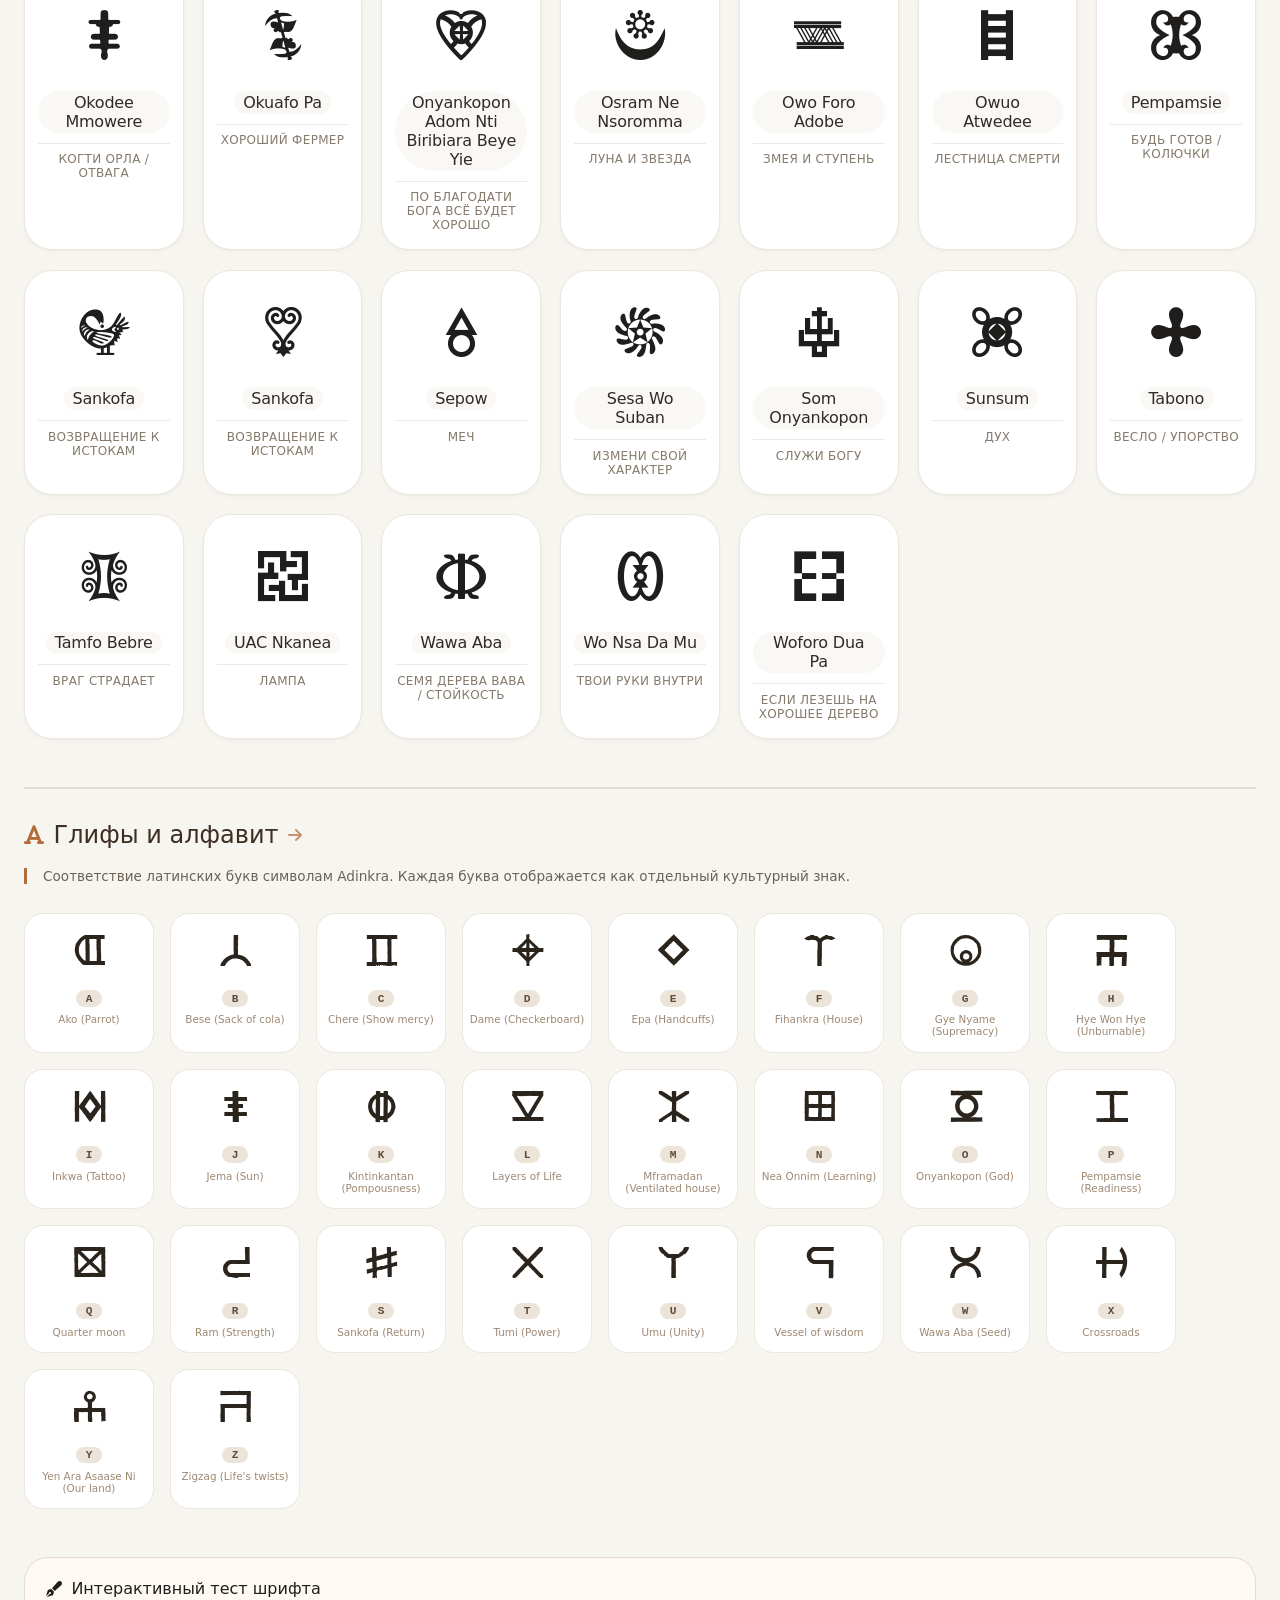
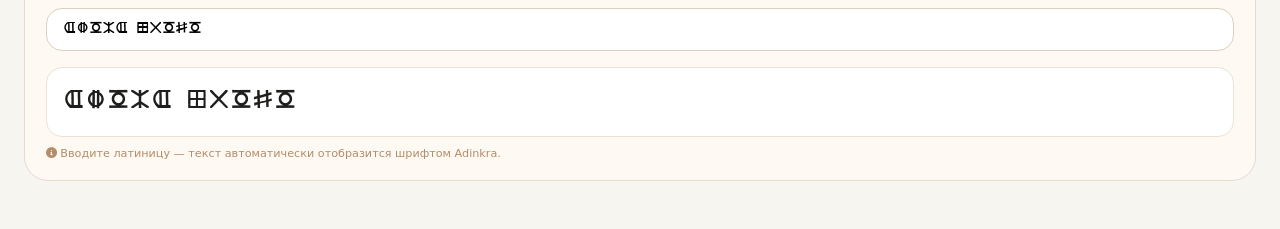
<file: assets/adinkra-icons/index.html>
<!DOCTYPE html>
<html lang="ru">
<head>
  <meta charset="UTF-8" />
  <meta name="viewport" content="width=device-width, initial-scale=1.0" />
  <title>Adinkra · библиотека символов и алфавит акан</title>
  <!-- Иконочный шрифт Adinkra (CSS-классы) -->
  <link rel="stylesheet" href="https://ahiakwa.github.io/assets/adinkra-icons/css/icons.css" />
  <!-- Font Awesome 6 (иконки интерфейса) -->
  <link rel="stylesheet" href="https://cdnjs.cloudflare.com/ajax/libs/font-awesome/6.0.0-beta3/css/all.min.css">
  <style>
    * { margin: 0; padding: 0; box-sizing: border-box; }
    ::-webkit-scrollbar { width: 0; height: 0; }
    :root { --bg:#f7f5f0; --panel:#fff; --text:#1f1e1c; --muted:#6b6257; --line:#e2ddd4; --soft:#ece6de; --accent:#b26b3b; --soft-accent:#f0ebe3; }
    body { background:var(--bg); font-family:system-ui,-apple-system,"Inter","Segoe UI",Roboto,Helvetica,sans-serif; padding:2rem 1.5rem; color:var(--text); }
    .container{ max-width:1280px; margin:0 auto; }
    .header{ text-align:center; margin-bottom:2rem; border-bottom:1px solid var(--line); padding-bottom:1.25rem; }
    .header h1{ font-weight:450; font-size:clamp(1.7rem,3vw,2.2rem); letter-spacing:-.3px; color:#2c2a27; margin-bottom:.5rem; }
    .header h1 span{ font-weight:350; color:var(--accent); background:var(--soft-accent); padding:.1rem .5rem; border-radius:999px; font-size:1.3rem; display:inline-block; vertical-align:middle; }
    .sub{ color:var(--muted); font-size:.92rem; margin-top:.5rem; max-width:760px; margin-inline:auto; line-height:1.45; }
    .status{ margin:0 auto 1.25rem auto; max-width:860px; padding:.8rem 1rem; border-radius:16px; background:#fffdf8; border:1px solid #eadfcf; color:#6a5d4b; font-size:.9rem; line-height:1.45; display:none; }
    .status.ok{ display:block; background:#f8fbf7; border-color:#dfeadf; color:#4c644d; }
    .status.warn{ display:block; background:#fff8f4; border-color:#edd8cf; color:#8b5a44; }
    .toolbar{ display:flex; gap:.75rem; justify-content:center; align-items:center; margin:0 auto 1.25rem auto; flex-wrap:wrap; }
    .toolbar input{ width:min(540px, 100%); border:1px solid #ddd2c6; border-radius:999px; padding:.8rem 1rem; background:#fff; outline:none; font:inherit; }
    .toolbar input:focus{ border-color:#c9b29d; box-shadow:0 0 0 3px rgba(178,107,59,.12); }
    .alphabet-grid{ display:grid; grid-template-columns:repeat(auto-fill,minmax(150px,1fr)); gap:1.2rem; margin-bottom:3rem; }
    .symbol-card{ background:var(--panel); border-radius:28px; padding:1.2rem .8rem 1rem; text-align:center; transition:transform .2s ease, box-shadow .2s ease, border-color .2s ease; box-shadow:0 2px 6px rgba(0,0,0,.02),0 1px 2px rgba(0,0,0,.03); border:1px solid var(--soft); }
    .symbol-card:hover{ transform:translateY(-4px); box-shadow:0 16px 24px -12px rgba(0,0,0,.08),0 4px 10px rgba(0,0,0,.02); border-color:#dcd2c6; background:#fefefc; }
    .icon-wrapper{ font-size:3.4rem; line-height:1; margin-bottom:.85rem; display:flex; justify-content:center; align-items:center; min-height:84px; }
    .adk{ display:inline-block; line-height:1; font-style:normal; font:normal normal normal 1em/1 'adinkraiconfont'; color:inherit; flex-shrink:0; speak:none; text-transform:none; -webkit-font-smoothing:antialiased; -moz-osx-font-smoothing:grayscale; }
    .symbol-name{ font-weight:520; font-size:1rem; letter-spacing:-.2px; color:#2f2c28; margin-bottom:.35rem; background:#faf8f4; display:inline-block; padding:.12rem .55rem; border-radius:999px; }
    .symbol-meaning{ font-size:.75rem; color:#857a6b; text-transform:uppercase; letter-spacing:.3px; font-weight:430; margin-top:.25rem; border-top:1px solid #f0e9e1; padding-top:.55rem; display:inline-block; width:100%; }
    
    /* ----- НОВЫЙ РАЗДЕЛ: ГЛИФЫ И АЛФАВИТ (Adinkra-Regular.ttf) ----- */
    .glyph-section {
      margin: 2.5rem 0 1rem;
      border-top: 2px solid var(--line);
      padding-top: 2rem;
    }
    .glyph-title {
      font-size: 1.5rem;
      font-weight: 480;
      display: flex;
      align-items: center;
      gap: 0.6rem;
      margin-bottom: 1.2rem;
      color: #3c2e23;
    }
    .glyph-title i { color: var(--accent); font-size: 1.4rem; }
    .glyph-sub {
      color: var(--muted);
      font-size: 0.85rem;
      margin-bottom: 1.8rem;
      border-left: 3px solid var(--accent);
      padding-left: 1rem;
    }
    .alphabet-grid.glyph-grid {
      grid-template-columns: repeat(auto-fill, minmax(110px, 130px));
      gap: 1rem;
    }
    .glyph-card {
      background: var(--panel);
      border-radius: 1.2rem;
      padding: 0.9rem 0.3rem;
      text-align: center;
      border: 1px solid var(--soft);
      transition: all 0.2s;
    }
    .glyph-card:hover {
      border-color: #cfbcab;
      background: #fffaf3;
    }
    .glyph-symbol {
      font-family: 'AdinkraAlphabet', 'Segoe UI Symbol', monospace;
      font-size: 2.8rem;
      line-height: 1.2;
      margin-bottom: 0.3rem;
      color: #2b241d;
    }
    .glyph-latin {
      font-family: monospace;
      font-weight: 600;
      background: #ece3d9;
      display: inline-block;
      padding: 0.15rem 0.6rem;
      border-radius: 30px;
      font-size: 0.7rem;
      color: #5f4d38;
    }
    .glyph-name {
      font-size: 0.65rem;
      color: #9e8873;
      margin-top: 0.4rem;
    }
    .live-test-area {
      background: #fef9f3;
      border-radius: 1.5rem;
      padding: 1.3rem;
      margin: 1.8rem 0 1rem;
      border: 1px solid #e6dacf;
    }
    .live-test-area label {
      font-weight: 500;
      display: flex;
      align-items: center;
      gap: 0.6rem;
      margin-bottom: 0.6rem;
    }
    .live-test-area input {
      width: 100%;
      padding: 0.8rem 1rem;
      font-family: 'AdinkraAlphabet', monospace;
      font-size: 1rem;
      background: white;
      border: 1px solid #dbcfc0;
      border-radius: 1rem;
      outline: none;
    }
    .live-test-area input:focus {
      border-color: #c28144;
      box-shadow: 0 0 0 3px rgba(194,129,68,0.1);
    }
    .preview-block {
      background: white;
      margin-top: 1rem;
      padding: 1rem;
      border-radius: 1rem;
      border: 1px solid #ede2d5;
    }
    .preview-adinkra {
      font-family: 'AdinkraAlphabet', 'Segoe UI Symbol', monospace;
      font-size: 1.6rem;
      line-height: 1.4;
      word-break: break-word;
    }
    @font-face {
      font-family: 'AdinkraAlphabet';
      src: url('https://ahiakwa.github.io/assets/adinkra-icons/fonts/Adinkra-Regular.ttf') format('truetype');
      font-display: swap;
    }

    .footer-note{ margin-top:2.5rem; text-align:center; font-size:.75rem; color:#b1a694; border-top:1px solid #e9e2d8; padding-top:1.8rem; letter-spacing:.2px; }
    @media (max-width:580px){ body{ padding:1.1rem; } .alphabet-grid{ gap:.95rem; grid-template-columns:repeat(auto-fill,minmax(130px,1fr)); } .icon-wrapper{ font-size:2.8rem; min-height:72px; } .symbol-name{ font-size:.85rem; } .glyph-grid { grid-template-columns: repeat(auto-fill, minmax(90px, 1fr)); } .glyph-symbol { font-size: 2.2rem; } }
  </style>
</head>
<body>
<div class="container">
  <div class="header">
    <h1>Adinkra<!--<span>✦</span>--></h1>
    <div class="sub">✦ Библиотека семантических операторов культуры ✦</div>
  </div>
  <div id="status" class="status"></div>
  <div class="toolbar">
    <input id="search" type="search" placeholder="Поиск по названию или классу…" autocomplete="off" />
  </div>
  <div id="adinkra-grid" class="alphabet-grid"></div>

  <!-- НОВЫЙ РАЗДЕЛ: ГЛИФЫ И АЛФАВИТ -->
  <div class="glyph-section">
    <div class="glyph-title">
      <i class="fas fa-font"></i> 
      Глифы и алфавит
      <i class="fas fa-arrow-right" style="font-size: 1rem; opacity: 0.7;"></i>
    </div>
    <div class="glyph-sub">
      Соответствие латинских букв символам Adinkra. Каждая буква отображается как отдельный культурный знак.
    </div>
    <div id="alphabet-mapping" class="alphabet-grid glyph-grid"></div>

    <div class="live-test-area">
      <label><i class="fas fa-pen-fancy"></i> Интерактивный тест шрифта</label>
      <input type="text" id="alphabetTestInput" placeholder="Например: SANKOFA или GYE NYAME" value="AKOMA NTOSO">
      <div class="preview-block">
        <div class="preview-adinkra" id="alphabetPreview">AKOMA NTOSO</div>
      </div>
      <div style="font-size: 0.7rem; color: #b48c68; margin-top: 0.6rem;">
        <i class="fas fa-info-circle"></i> Вводите латиницу — текст автоматически отобразится шрифтом Adinkra.
      </div>
    </div>
  </div>

  <!-- <div class="footer-note">
    <i class="fas fa-shield-alt"></i> отображаются только те символы, которые реально объявлены в css/icons.css · алфавитная секция использует отдельный шрифт Adinkra-Regular.ttf
  </div> -->
</div>

<script>
  // ----- ОРИГИНАЛЬНЫЙ СПИСОК СИМВОЛОВ (из файла) -----
  const SYMBOLS = [
    { "className": "aban", "label": "Aban", "meaning": "защита / крепость" },
    { "className": "abe-dua", "label": "Abe Dua", "meaning": "пальма / стойкость" },
    { "className": "abusua-pa", "label": "Abusua Pa", "meaning": "хороший род" },
    { "className": "adinkrahene", "label": "Adinkrahene", "meaning": "величие / лидерство" },
    { "className": "adwo", "label": "Adwo", "meaning": "спокойствие" },
    { "className": "agyindawuru", "label": "Agyindawuru", "meaning": "колокол уважения" },
    { "className": "akoben", "label": "Akoben", "meaning": "военный рог / бдительность" },
    { "className": "akofena", "label": "Akofena", "meaning": "меч войны / мужество" },
    { "className": "akoko-nan", "label": "Akoko Nan", "meaning": "куриная лапа / забота" },
    { "className": "akoma", "label": "Akoma", "meaning": "сердце / терпение" },
    { "className": "akoma-ntoso", "label": "Akoma Ntoso", "meaning": "сердца, связанные вместе" },
    { "className": "ananse-ntontan", "label": "Ananse Ntontan", "meaning": "паутинная сеть / мудрость" },
    { "className": "ani-bere-enso-gya", "label": "Ani Bere Enso Gya", "meaning": "терпение" },
    { "className": "anyi-me-aye-a", "label": "Anyi Me Aye A", "meaning": "не завидую" },
    { "className": "asaawa", "label": "Asaawa", "meaning": "прямота / честность" },
    { "className": "asase-ye-duru", "label": "Asase Ye Duru", "meaning": "земля имеет вес" },
    { "className": "asetena-pa", "label": "Asetena Pa", "meaning": "хорошая жизнь" },
    { "className": "awurade-baatanfo", "label": "Awurade Baatanfo", "meaning": "божественное материнство" },
    { "className": "aya", "label": "Aya", "meaning": "папоротник / стойкость" },
    { "className": "bese-saka", "label": "Bese Saka", "meaning": "мешок с орехами кола / изобилие" },
    { "className": "bi-nka-bi", "label": "Bi Nka Bi", "meaning": "никого не задевай" },
    { "className": "boa-me-na-me-mmoa-wo", "label": "Boa Me Na Me Mmoa Wo", "meaning": "помоги мне и я помогу тебе" },
    { "className": "boafo-ye-na", "label": "Boafo Ye Na", "meaning": "помощник" },
    { "className": "dame-dame", "label": "Dame Dame", "meaning": "игра / стратегия" },
    { "className": "denkyem", "label": "Denkyem", "meaning": "крокодил / приспособляемость" },
    { "className": "dono", "label": "Dono", "meaning": "барабан" },
    { "className": "dono-ntoaso", "label": "Dono Ntoaso", "meaning": "барабан и связь" },
    { "className": "duafe", "label": "Duafe", "meaning": "гребень / красота" },
    { "className": "dwennimmen", "label": "Dwennimmen", "meaning": "овеньи рога / смирение и сила" },
    { "className": "eban", "label": "Eban", "meaning": "ограда / безопасность" },
    { "className": "epa", "label": "Epa", "meaning": "закон / справедливость" },
    { "className": "ese-ne-tekrema", "label": "Ese Ne Tekrema", "meaning": "зуб и язык" },
    { "className": "esono-anantam", "label": "Esono Anantam", "meaning": "слон идёт" },
    { "className": "fafanto", "label": "Fafanto", "meaning": "бабочка" },
    { "className": "fawohodie", "label": "Fawohodie", "meaning": "свобода" },
    { "className": "fihankra", "label": "Fihankra", "meaning": "дом / защита" },
    { "className": "fofo", "label": "Fofo", "meaning": "цветок" },
    { "className": "funtunfunefu-denkyemfunefu", "label": "Funtunfunefu Denkyemfunefu", "meaning": "единство" },
    { "className": "gye-nyame", "label": "Gye Nyame", "meaning": "божественное верховенство" },
    { "className": "gye-wani", "label": "Gye Wani", "meaning": "будь бдителен" },
    { "className": "hwe-mu-dua", "label": "Hwe Mu Dua", "meaning": "измерительная линейка" },
    { "className": "hye-won-hye", "label": "Hye Won Hye", "meaning": "невыгораемость / стойкость" },
    { "className": "kete-pa", "label": "Kete Pa", "meaning": "хорошее полотно" },
    { "className": "kintinkantan", "label": "Kintinkantan", "meaning": "величие / самоуверенность" },
    { "className": "kokuromotie", "label": "Kokuromotie", "meaning": "красноречие" },
    { "className": "kramo-bone-amma-yeanhu-kramo-pa", "label": "Kramo Bone Amma Yeanhu Kramo Pa", "meaning": "не суди по плохому" },
    { "className": "kuronti-ne-akwamu", "label": "Kuronti Ne Akwamu", "meaning": "союз" },
    { "className": "kwatakye-atiko", "label": "Kwatakye Atiko", "meaning": "воинская храбрость" },
    { "className": "kyemfere", "label": "Kyemfere", "meaning": "палитра / красота" },
    { "className": "mako", "label": "Mako", "meaning": "перец / острота" },
    { "className": "mate-masie", "label": "Mate Masie", "meaning": "я слышал и сохранил" },
    { "className": "me-ware-wo", "label": "Me Ware Wo", "meaning": "я женюсь на тебе" },
    { "className": "mekyia-wo", "label": "Mekyia Wo", "meaning": "я приветствую тебя" },
    { "className": "menso-wo-kenten", "label": "Menso Wo Kenten", "meaning": "я не ношу твой корзину" },
    { "className": "mframadan", "label": "Mframadan", "meaning": "дом ветров" },
    { "className": "mmere-dane", "label": "Mmere Dane", "meaning": "время меняется" },
    { "className": "mmusuyidee", "label": "Mmusuyidee", "meaning": "благословение" },
    { "className": "mo-no-yo", "label": "Mo No Yo", "meaning": "добро для всех" },
    { "className": "mpatapo", "label": "Mpatapo", "meaning": "узел примирения" },
    { "className": "mpuannum", "label": "Mpuannum", "meaning": "пять пучков волос" },
    { "className": "mrammuo", "label": "Mrammuo", "meaning": "наказ / дисциплина" },
    { "className": "nante-yie", "label": "Nante Yie", "meaning": "иди хорошо" },
    { "className": "nea-onnim", "label": "Nea Onnim", "meaning": "невежество" },
    { "className": "nea-ope-se-obedi-hene", "label": "Nea Ope Se Obedi Hene", "meaning": "тот, кто желает быть королём" },
    { "className": "nkonsonkonson", "label": "Nkonsonkonson", "meaning": "связи / цепь" },
    { "className": "nkotimsefo-mpua", "label": "Nkotimsefo Mpua", "meaning": "щетина антилопы" },
    { "className": "nkrabea", "label": "Nkrabea", "meaning": "судьба" },
    { "className": "nkyimu", "label": "Nkyimu", "meaning": "разделение / линии" },
    { "className": "nkyinkyim", "label": "Nkyinkyim", "meaning": "инициатива / изобретательность" },
    { "className": "nnampo-pa-baanu", "label": "Nnampo Pa Baanu", "meaning": "две хорошие пары" },
    { "className": "nokore", "label": "Nokore", "meaning": "истина" },
    { "className": "nsaa", "label": "Nsaa", "meaning": "качество / мастерство" },
    { "className": "nserewa", "label": "Nserewa", "meaning": "раковина каури" },
    { "className": "nsoromma", "label": "Nsoromma", "meaning": "звезда / божественная опека" },
    { "className": "nteasee", "label": "Nteasee", "meaning": "согласие" },
    { "className": "nya-gyidie", "label": "Nya Gyidie", "meaning": "вера" },
    { "className": "nyame-biribi-wo-soro", "label": "Nyame Biribi Wo Soro", "meaning": "у Бога есть нечто на небе" },
    { "className": "nyame-dua", "label": "Nyame Dua", "meaning": "алтарь Бога" },
    { "className": "nyame-nnwu-na-mawu", "label": "Nyame Nnwu Na Mawu", "meaning": "Бог не умирает, я не умру" },
    { "className": "nyame-nti", "label": "Nyame Nti", "meaning": "ради Бога" },
    { "className": "nyame-ye-ohene", "label": "Nyame Ye Ohene", "meaning": "Бог есть царь" },
    { "className": "nyansapo", "label": "Nyansapo", "meaning": "узел мудрости" },
    { "className": "obohemmaa", "label": "Obohemmaa", "meaning": "королева-мать" },
    { "className": "odo-nyera-fie-kwan", "label": "Odo Nyera Fie Kwan", "meaning": "любовь не теряет дорогу домой" },
    { "className": "okodee-mmowere", "label": "Okodee Mmowere", "meaning": "когти орла / отвага" },
    { "className": "okuafo-pa", "label": "Okuafo Pa", "meaning": "хороший фермер" },
    { "className": "onyankopon-adom-nti-biribiara-beye-yie", "label": "Onyankopon Adom Nti Biribiara Beye Yie", "meaning": "по благодати Бога всё будет хорошо" },
    { "className": "osram-ne-nsoromma", "label": "Osram Ne Nsoromma", "meaning": "луна и звезда" },
    { "className": "owo-foro-adobe", "label": "Owo Foro Adobe", "meaning": "змея и ступень" },
    { "className": "owuo-atwedee", "label": "Owuo Atwedee", "meaning": "лестница смерти" },
    { "className": "pempamsie", "label": "Pempamsie", "meaning": "будь готов / колючки" },
    { "className": "sankofa-one", "label": "Sankofa", "meaning": "возвращение к истокам" },
    { "className": "sankofa-two", "label": "Sankofa", "meaning": "возвращение к истокам" },
    { "className": "sepow", "label": "Sepow", "meaning": "меч" },
    { "className": "sesa-wo-suban", "label": "Sesa Wo Suban", "meaning": "измени свой характер" },
    { "className": "som-onyankopon", "label": "Som Onyankopon", "meaning": "служи Богу" },
    { "className": "sunsum", "label": "Sunsum", "meaning": "дух" },
    { "className": "tabono", "label": "Tabono", "meaning": "весло / упорство" },
    { "className": "tamfo-bebre", "label": "Tamfo Bebre", "meaning": "враг страдает" },
    { "className": "uac-nkanea", "label": "UAC Nkanea", "meaning": "лампа" },
    { "className": "wawa-aba", "label": "Wawa Aba", "meaning": "семя дерева вава / стойкость" },
    { "className": "wo-nsa-da-mu", "label": "Wo Nsa Da Mu", "meaning": "твои руки внутри" },
    { "className": "woforo-dua-pa", "label": "Woforo Dua Pa", "meaning": "если лезешь на хорошее дерево" }
  ];

  // ----- РЕНДЕР ОСНОВНОЙ БИБЛИОТЕКИ (иконочный шрифт) -----
  const grid = document.getElementById('adinkra-grid');
  const statusDiv = document.getElementById('status');
  const searchInput = document.getElementById('search');

  function setStatus(text, kind='ok') { 
    statusDiv.textContent = text; 
    statusDiv.className = 'status ' + kind; 
    statusDiv.style.display = 'block'; 
  }
  function createCard(item) {
    const card = document.createElement('div');
    card.className = 'symbol-card';
    card.dataset.label = item.label.toLowerCase();
    card.dataset.className = item.className.toLowerCase();
    const iconWrapper = document.createElement('div');
    iconWrapper.className = 'icon-wrapper';
    const icon = document.createElement('i');
    icon.className = `adk adk-${item.className}`;
    icon.setAttribute('aria-label', item.label);
    icon.setAttribute('title', `${item.label} · ${item.className}`);
    iconWrapper.appendChild(icon);
    const nameDiv = document.createElement('div');
    nameDiv.className = 'symbol-name';
    nameDiv.textContent = item.label;
    const meaningDiv = document.createElement('div');
    meaningDiv.className = 'symbol-meaning';
    meaningDiv.textContent = item.meaning;
    card.appendChild(iconWrapper); card.appendChild(nameDiv); card.appendChild(meaningDiv);
    return card;
  }
  function render(list) { 
    grid.innerHTML = ''; 
    for (const item of list) grid.appendChild(createCard(item)); 
    setStatus(`Найдено ${list.length} символов из CSS.`, 'ok'); 
  }
  function applyFilter() { 
    const q = searchInput.value.trim().toLowerCase(); 
    const cards = grid.querySelectorAll('.symbol-card'); 
    let visible = 0; 
    cards.forEach(card => { 
      const match = !q || card.dataset.label.includes(q) || card.dataset.className.includes(q); 
      card.style.display = match ? '' : 'none'; 
      if (match) visible++; 
    }); 
    setStatus(q ? `Показано ${visible} символов по запросу “${q}”.` : `Найдено ${cards.length} символов из CSS.`, q ? 'warn' : 'ok'); 
  }

  // ----- НОВАЯ СЕКЦИЯ: АЛФАВИТ (A-Z) с использованием Adinkra-Regular.ttf -----
  const alphabetMapping = [
    { letter: "A", name: "Ako (Parrot)" }, { letter: "B", name: "Bese (Sack of cola)" },
    { letter: "C", name: "Chere (Show mercy)" }, { letter: "D", name: "Dame (Checkerboard)" },
    { letter: "E", name: "Epa (Handcuffs)" }, { letter: "F", name: "Fihankra (House)" },
    { letter: "G", name: "Gye Nyame (Supremacy)" }, { letter: "H", name: "Hye Won Hye (Unburnable)" },
    { letter: "I", name: "Inkwa (Tattoo)" }, { letter: "J", name: "Jema (Sun)" },
    { letter: "K", name: "Kintinkantan (Pompousness)" }, { letter: "L", name: "Layers of Life" },
    { letter: "M", name: "Mframadan (Ventilated house)" }, { letter: "N", name: "Nea Onnim (Learning)" },
    { letter: "O", name: "Onyankopon (God)" }, { letter: "P", name: "Pempamsie (Readiness)" },
    { letter: "Q", name: "Quarter moon" }, { letter: "R", name: "Ram (Strength)" },
    { letter: "S", name: "Sankofa (Return)" }, { letter: "T", name: "Tumi (Power)" },
    { letter: "U", name: "Umu (Unity)" }, { letter: "V", name: "Vessel of wisdom" },
    { letter: "W", name: "Wawa Aba (Seed)" }, { letter: "X", name: "Crossroads" },
    { letter: "Y", name: "Yen Ara Asaase Ni (Our land)" }, { letter: "Z", name: "Zigzag (Life's twists)" }
  ];

  const alphabetContainer = document.getElementById('alphabet-mapping');
  function renderAlphabet() {
    if (!alphabetContainer) return;
    alphabetContainer.innerHTML = '';
    for (const item of alphabetMapping) {
      const card = document.createElement('div');
      card.className = 'glyph-card';
      const glyphSpan = document.createElement('div');
      glyphSpan.className = 'glyph-symbol';
      glyphSpan.textContent = item.letter;
      const latinSpan = document.createElement('div');
      latinSpan.className = 'glyph-latin';
      latinSpan.textContent = item.letter;
      const nameSpan = document.createElement('div');
      nameSpan.className = 'glyph-name';
      nameSpan.textContent = item.name;
      card.appendChild(glyphSpan);
      card.appendChild(latinSpan);
      card.appendChild(nameSpan);
      alphabetContainer.appendChild(card);
    }
  }

  // Интерактивный тест алфавитного шрифта
  const testInput = document.getElementById('alphabetTestInput');
  const previewDiv = document.getElementById('alphabetPreview');
  if (testInput && previewDiv) {
    testInput.addEventListener('input', (e) => {
      previewDiv.textContent = e.target.value === '' ? ' ' : e.target.value;
    });
    previewDiv.textContent = testInput.value;
  }

  // Инициализация
  function init() {
    const sorted = [...SYMBOLS].sort((a,b) => a.label.localeCompare(b.label, 'ru'));
    render(sorted);
    searchInput.addEventListener('input', applyFilter);
    renderAlphabet();
  }
  if (document.readyState === 'loading') document.addEventListener('DOMContentLoaded', init, { once: true }); else init();
</script>
</body>
</html>
</file>
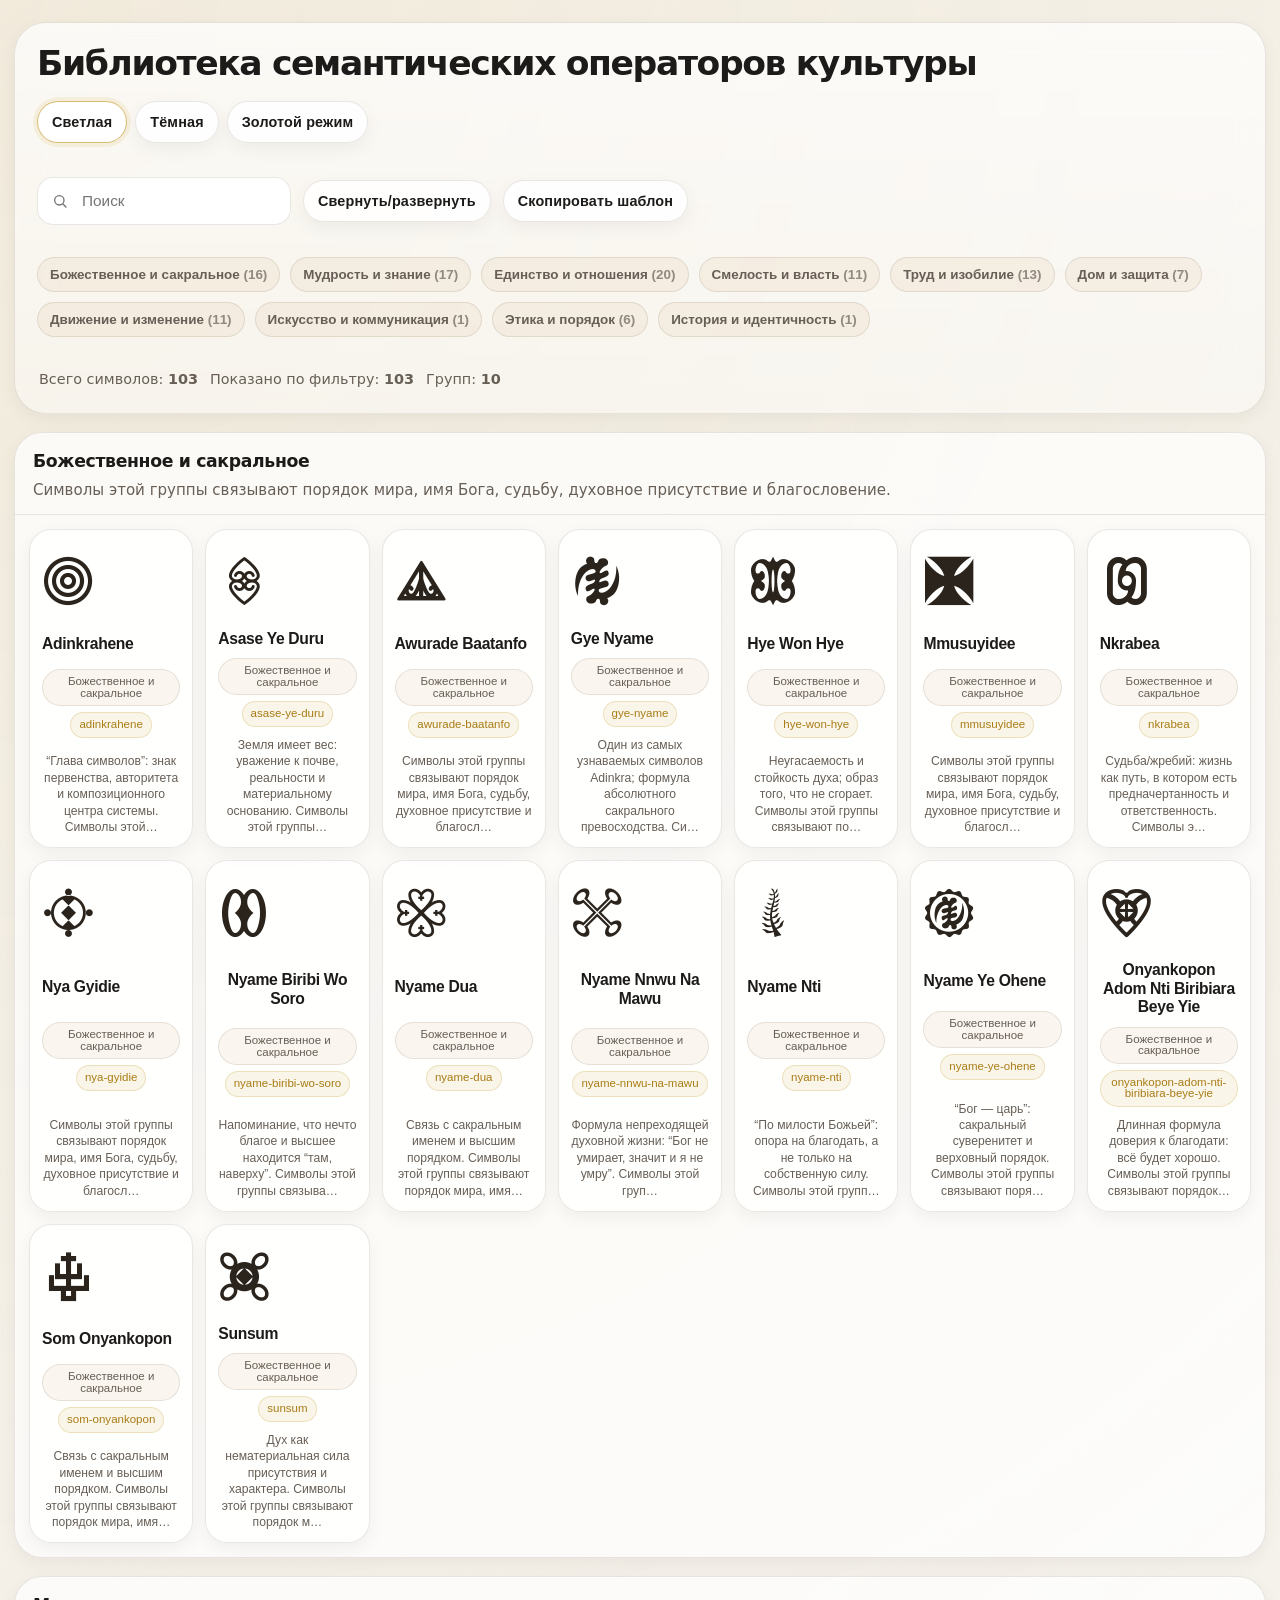
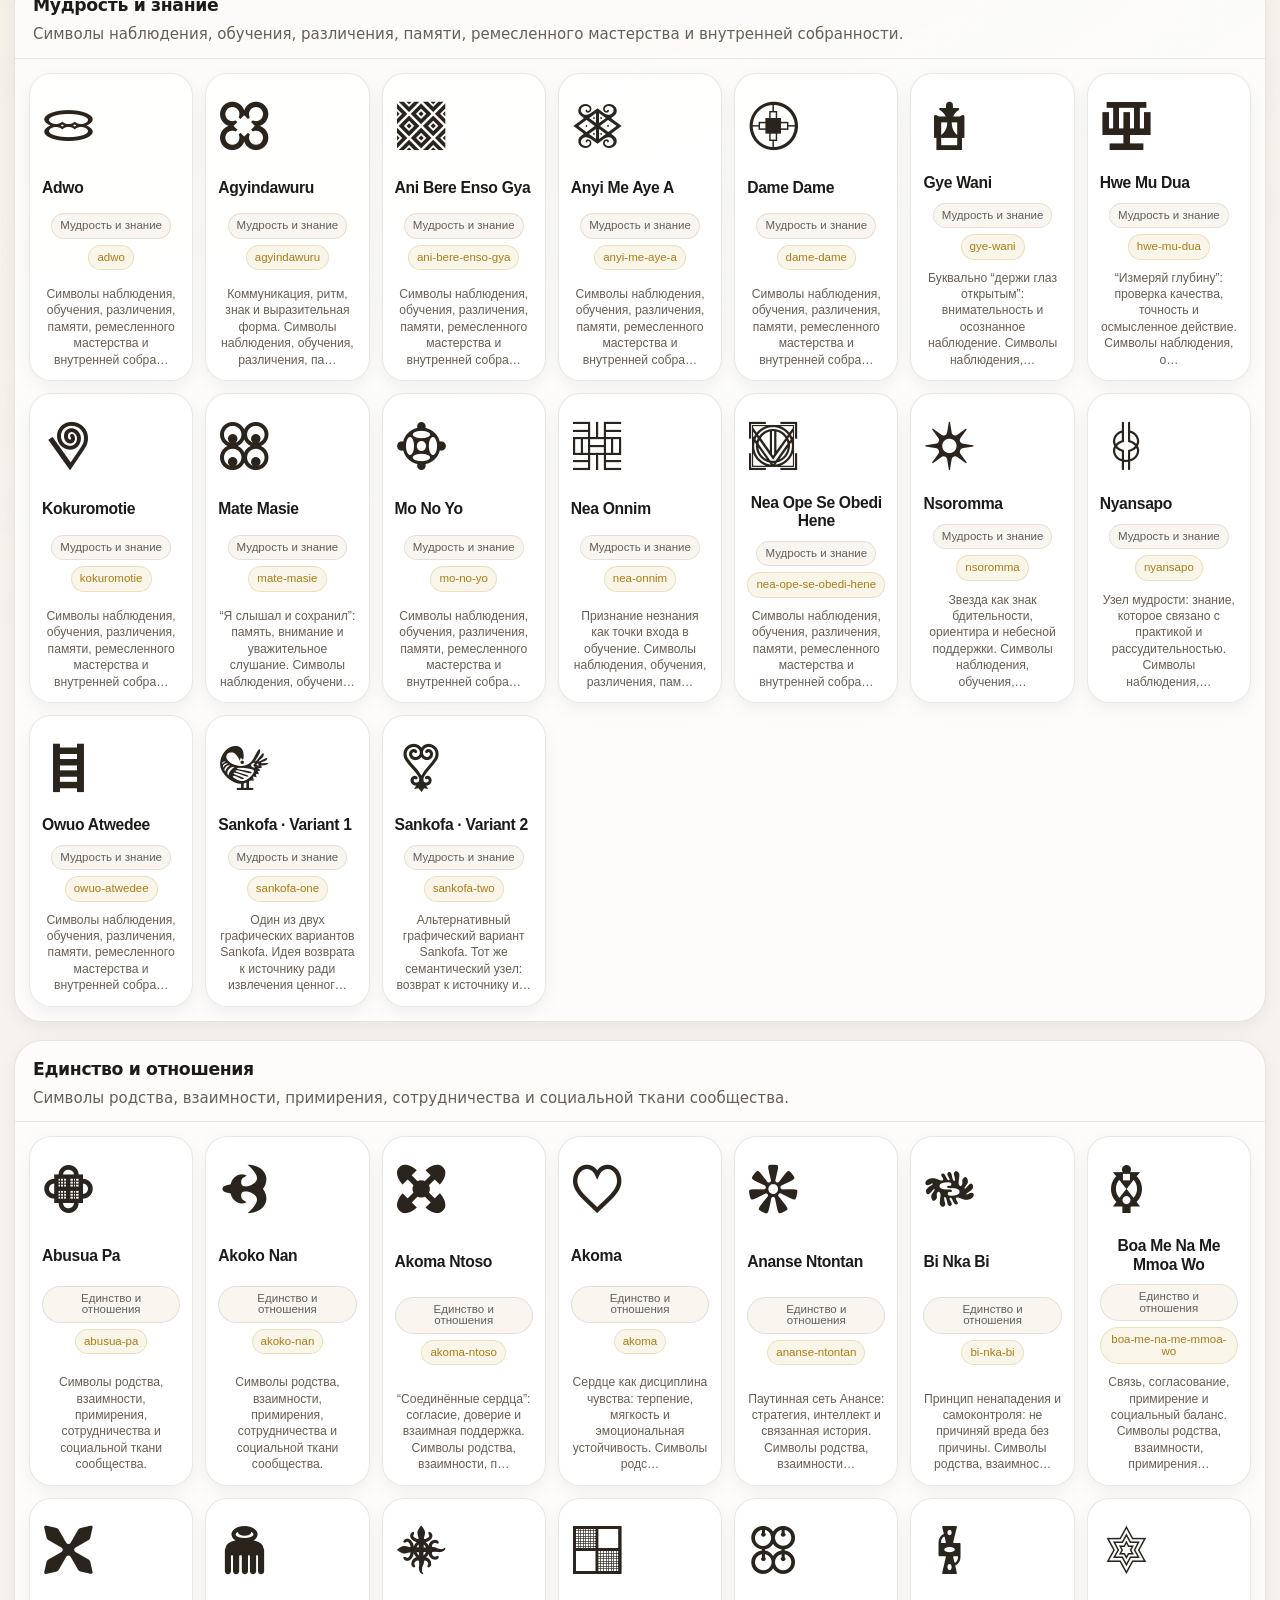
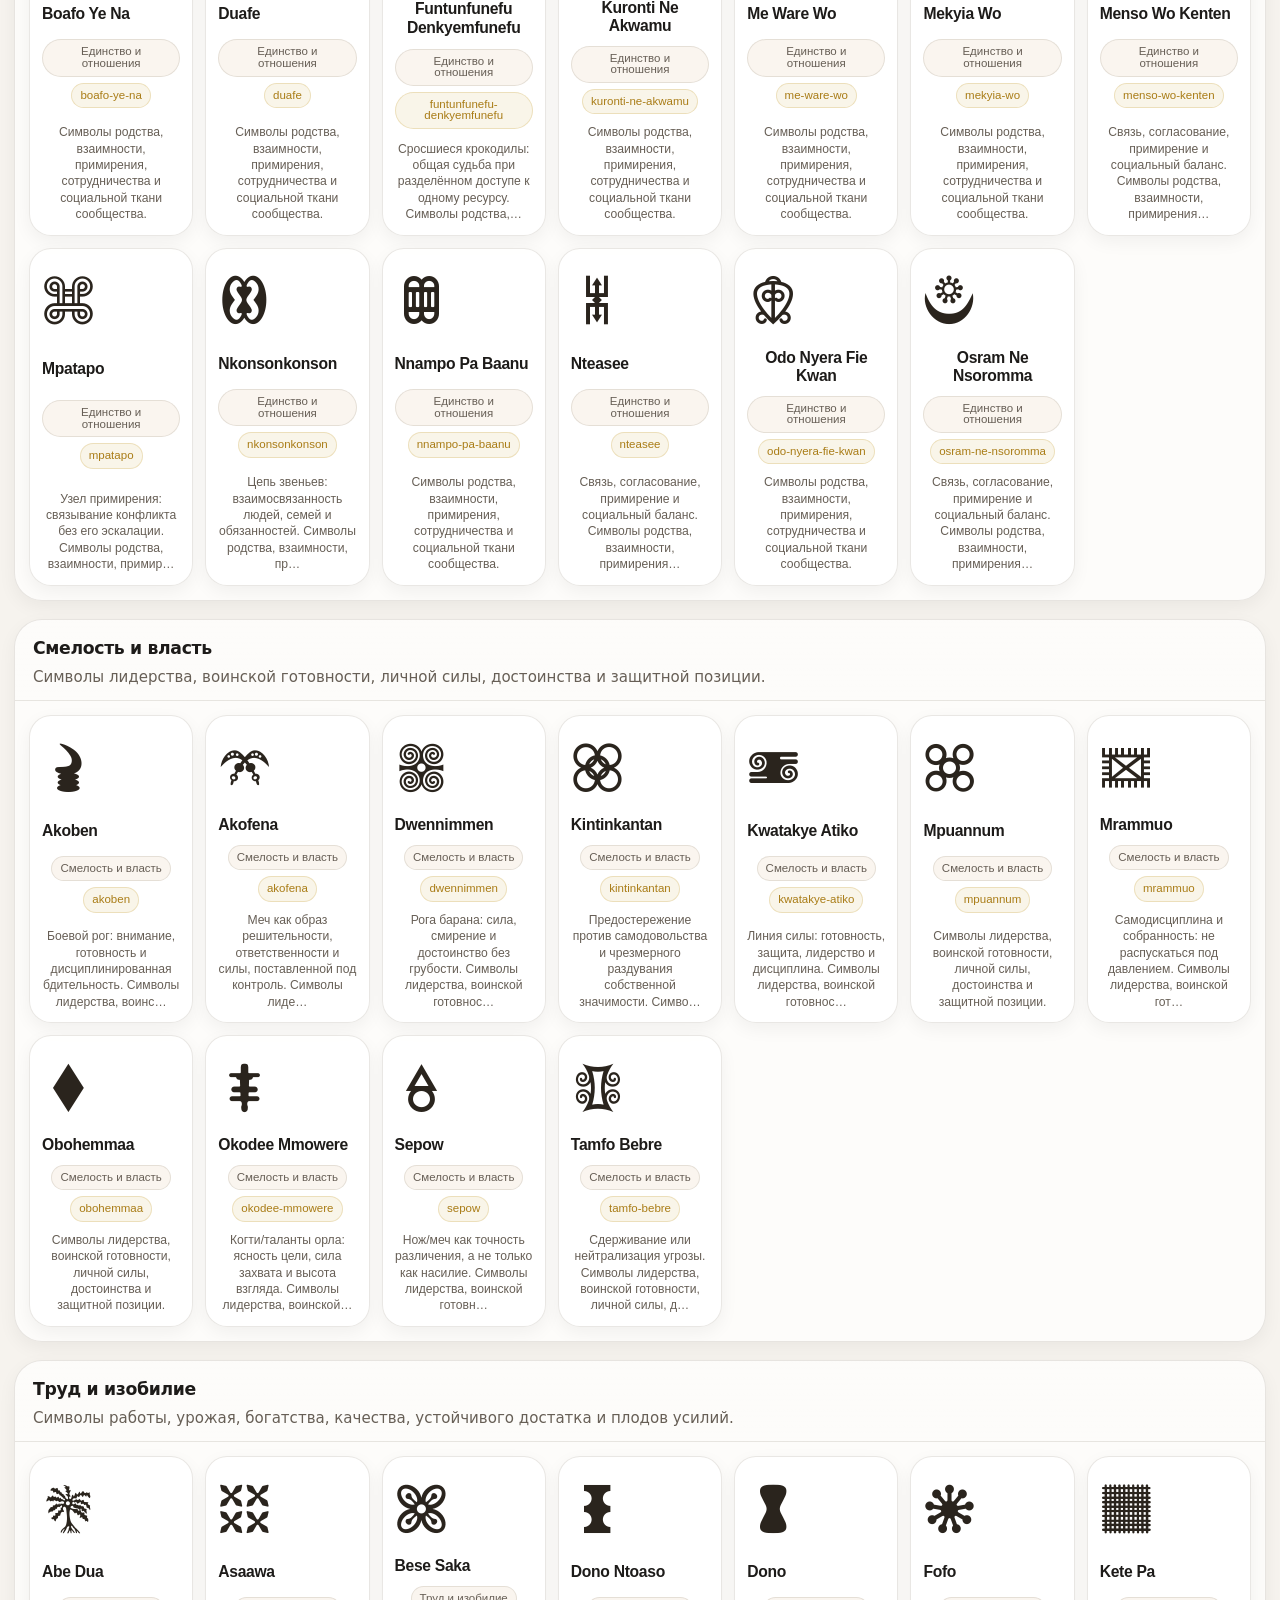
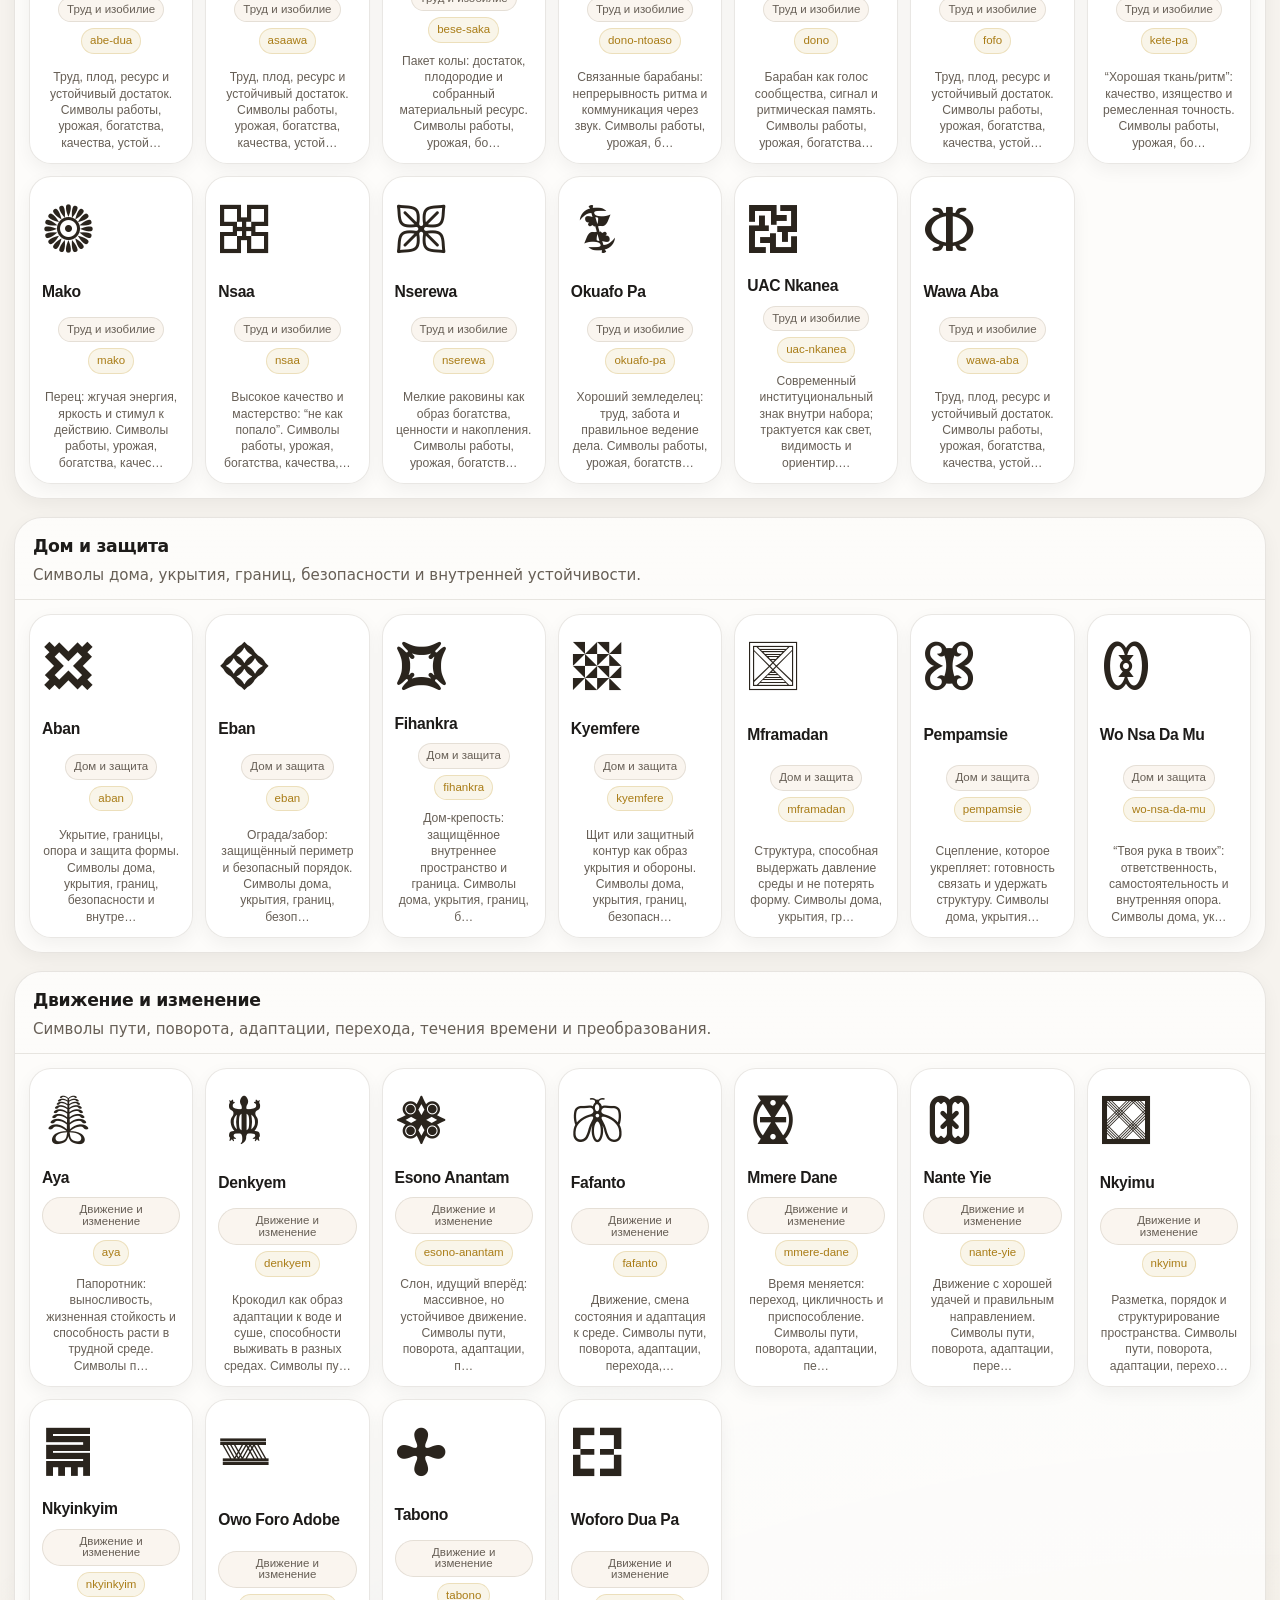
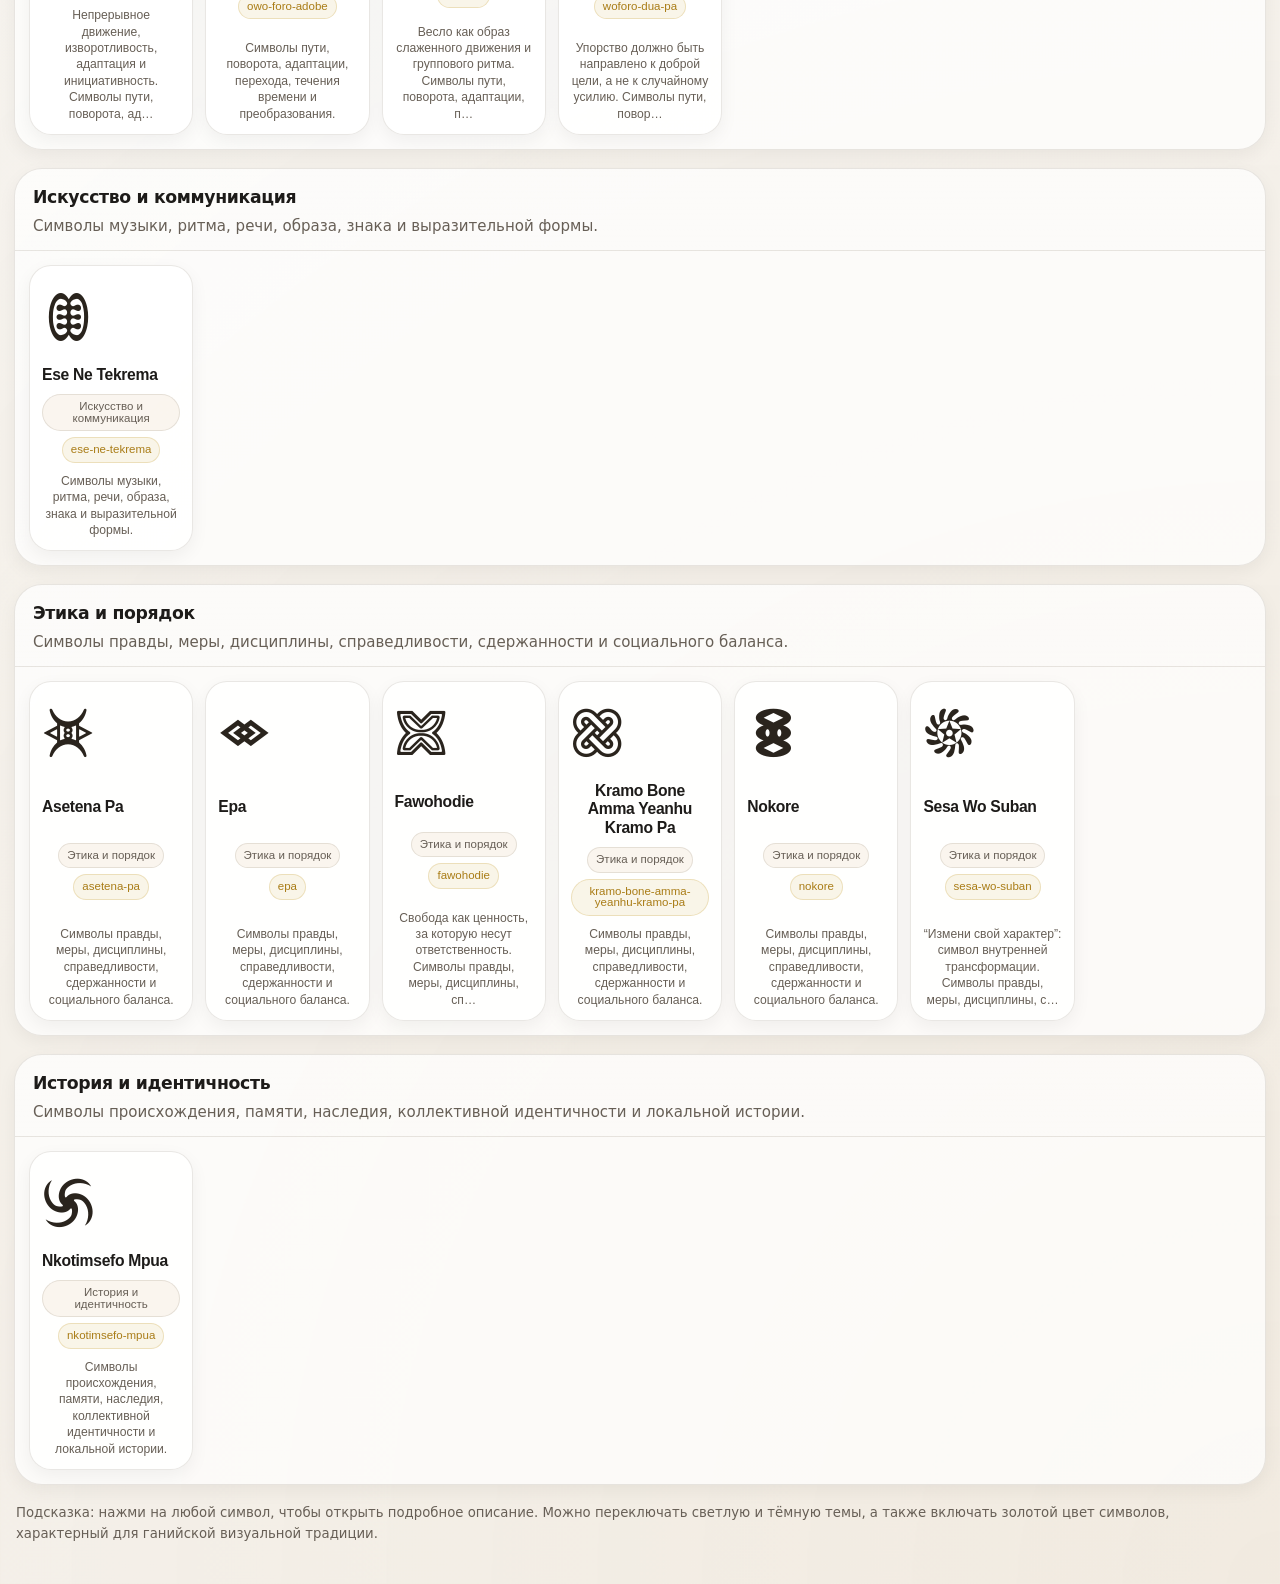
<file: assets/adinkra-icons/library.html>
<!DOCTYPE html>
<html lang="ru">
<head>
  <meta charset="UTF-8" />
  <meta name="viewport" content="width=device-width, initial-scale=1.0" />
  <title>Библиотека семантических операторов культуры</title>
  <meta name="description" content="Полная систематизация иконок Adinkra: 103 символа, сгруппированные по смысловым полям. Тёмная и светлая темы, золотой режим, модальное описание." />
  <link rel="preconnect" href="https://ahiakwa.github.io" />
  <link rel="stylesheet" href="https://ahiakwa.github.io/assets/adinkra-icons/css/icons.min.css" />
  <style>
    :root {
      --bg: #f6f3ee;
      --bg-elev: rgba(255,255,255,.72);
      --panel: rgba(255,255,255,.86);
      --panel-strong: rgba(255,255,255,.96);
      --text: #1d1b19;
      --muted: #675f56;
      --line: rgba(97,84,66,.14);
      --line-strong: rgba(97,84,66,.24);
      --shadow: 0 10px 30px rgba(24, 18, 11, .08);
      --shadow-soft: 0 6px 18px rgba(24, 18, 11, .05);
      --gold: #c8a13a;
      --gold-deep: #a97c16;
      --icon: #2a241d;
      --icon-gold: #c9a441;
      --accent: #b8843c;
      --chip: rgba(184,132,60,.08);
      --chip-active: rgba(184,132,60,.16);
      --overlay: rgba(16, 13, 10, .58);
      --radius-xl: 28px;
      --radius-lg: 20px;
      --radius-md: 16px;
      --radius-sm: 12px;
    }

    html {
      scrollbar-width: none;
      -ms-overflow-style: none;
      scroll-behavior: smooth;
      background: var(--bg);
    }
    html::-webkit-scrollbar { width: 0; height: 0; display: none; }

    body {
      margin: 0;
      color: var(--text);
      background:
        radial-gradient(circle at top left, rgba(200,161,58,.10), transparent 28%),
        radial-gradient(circle at bottom right, rgba(184,132,60,.08), transparent 26%),
        var(--bg);
      font-family: Inter, ui-sans-serif, system-ui, -apple-system, BlinkMacSystemFont, "Segoe UI", sans-serif;
      -webkit-font-smoothing: antialiased;
      text-rendering: optimizeLegibility;
      overflow-y: auto;
      scrollbar-width: none;
      -ms-overflow-style: none;
    }
    body::-webkit-scrollbar { width: 0; height: 0; display: none; }

    [data-theme="dark"] {
      --bg: #0f1114;
      --bg-elev: rgba(21,24,29,.7);
      --panel: rgba(21,24,29,.78);
      --panel-strong: rgba(28,32,38,.96);
      --text: #f1ece3;
      --muted: #b3a999;
      --line: rgba(255,255,255,.10);
      --line-strong: rgba(255,255,255,.16);
      --shadow: 0 18px 40px rgba(0,0,0,.36);
      --shadow-soft: 0 10px 24px rgba(0,0,0,.24);
      --chip: rgba(255,255,255,.05);
      --chip-active: rgba(200,161,58,.18);
      --overlay: rgba(2, 3, 5, .72);
      --icon: #ece5d8;
    }

    [data-gold="true"] {
      --icon: var(--icon-gold);
    }

    .page {
      width: min(1500px, calc(100vw - 28px));
      margin: 0 auto;
      padding: 22px 0 40px;
    }

    .hero {
      position: sticky;
      top: 0;
      z-index: 30;
      backdrop-filter: blur(18px);
      -webkit-backdrop-filter: blur(18px);
      background: linear-gradient(to bottom, rgba(255,255,255,.72), rgba(255,255,255,.42));
      border: 1px solid var(--line);
      border-radius: calc(var(--radius-xl) + 4px);
      box-shadow: var(--shadow-soft);
      overflow: clip;
    }
    [data-theme="dark"] .hero {
      background: linear-gradient(to bottom, rgba(15,17,20,.82), rgba(15,17,20,.54));
    }

    .hero-inner {
      padding: 22px 22px 18px;
    }

    .title-row {
      display: flex;
      align-items: flex-start;
      gap: 16px;
      justify-content: space-between;
      flex-wrap: wrap;
    }

    .brand h1 {
      margin: 0;
      font-size: clamp(1.55rem, 2.7vw, 2.55rem);
      line-height: 1.08;
      letter-spacing: -0.04em;
      font-weight: 760;
    }

    .brand .subtitle {
      margin-top: 10px;
      max-width: 860px;
      color: var(--muted);
      font-size: .98rem;
      line-height: 1.55;
    }

    .badge {
      display: inline-flex;
      align-items: center;
      gap: 8px;
      margin-top: 12px;
      padding: 9px 12px;
      border-radius: 999px;
      border: 1px solid var(--line);
      background: var(--chip);
      color: var(--muted);
      font-size: .86rem;
      letter-spacing: .01em;
    }

    .toolbar {
      display: grid;
      grid-template-columns: 1.2fr auto auto;
      gap: 12px;
      margin-top: 18px;
      align-items: center;
    }

    .search {
      position: relative;
      min-width: 0;
    }
    .search input {
      width: 100%;
      padding: 14px 16px 14px 44px;
      border-radius: 16px;
      border: 1px solid var(--line);
      background: var(--panel-strong);
      color: var(--text);
      outline: none;
      box-shadow: inset 0 1px 0 rgba(255,255,255,.04);
      transition: border-color .2s ease, transform .2s ease, box-shadow .2s ease;
      font-size: 0.96rem;
    }
    .search input:focus {
      border-color: rgba(200,161,58,.56);
      box-shadow: 0 0 0 4px rgba(200,161,58,.12);
    }
    .search svg {
      position: absolute;
      left: 15px;
      top: 50%;
      transform: translateY(-50%);
      width: 16px;
      height: 16px;
      opacity: .62;
      pointer-events: none;
    }

    .toggle-group {
      display: inline-flex;
      gap: 8px;
      flex-wrap: wrap;
      justify-content: flex-end;
    }

    .toggle {
      display: inline-flex;
      align-items: center;
      gap: 8px;
      padding: 12px 14px;
      border-radius: 999px;
      border: 1px solid var(--line);
      background: var(--panel);
      color: var(--text);
      cursor: pointer;
      user-select: none;
      transition: transform .18s ease, border-color .18s ease, background .18s ease, box-shadow .18s ease;
      box-shadow: var(--shadow-soft);
      font-size: .9rem;
      font-weight: 640;
      letter-spacing: .01em;
    }
    .toggle:hover { transform: translateY(-1px); border-color: rgba(200,161,58,.48); }
    .toggle.active {
      border-color: rgba(200,161,58,.72);
      background: var(--panel-strong);
      box-shadow: 0 0 0 4px rgba(200,161,58,.12);
    }

    .section-nav {
      display: flex;
      gap: 10px;
      flex-wrap: wrap;
      margin-top: 16px;
    }
    .nav-chip {
      border: 1px solid var(--line);
      background: var(--chip);
      color: var(--muted);
      border-radius: 999px;
      padding: 9px 12px;
      cursor: pointer;
      font-size: .84rem;
      font-weight: 620;
      transition: background .18s ease, transform .18s ease, border-color .18s ease, color .18s ease;
    }
    .nav-chip:hover {
      transform: translateY(-1px);
      border-color: rgba(200,161,58,.48);
      color: var(--text);
    }

    .stats {
      display:flex;
      justify-content:space-between;
      align-items:center;
      gap:12px;
      flex-wrap:wrap;
      margin: 18px 2px 8px;
      color: var(--muted);
      font-size: .9rem;
    }

    .content {
      margin-top: 18px;
      display: grid;
      gap: 18px;
    }

    .group {
      border: 1px solid var(--line);
      background: var(--bg-elev);
      border-radius: var(--radius-xl);
      box-shadow: var(--shadow-soft);
      overflow: clip;
    }

    .group-head {
      padding: 18px 18px 12px;
      border-bottom: 1px solid var(--line);
      background: linear-gradient(to bottom, rgba(255,255,255,.06), transparent);
    }

    .group-title {
      margin: 0;
      font-size: 1.08rem;
      letter-spacing: -.02em;
      font-weight: 760;
    }

    .group-desc {
      margin-top: 8px;
      color: var(--muted);
      font-size: .94rem;
      line-height: 1.5;
      max-width: 980px;
    }

    .group-grid {
      display: grid;
      grid-template-columns: repeat(auto-fill, minmax(150px, 1fr));
      gap: 12px;
      padding: 14px;
    }

    .card {
      appearance: none;
      border: 1px solid var(--line);
      background: var(--panel);
      border-radius: 22px;
      padding: 14px 12px 12px;
      text-align: center;
      color: inherit;
      cursor: pointer;
      transition: transform .18s ease, border-color .18s ease, box-shadow .18s ease, background .18s ease;
      box-shadow: var(--shadow-soft);
      min-height: 170px;
      display: flex;
      flex-direction: column;
      justify-content: space-between;
      gap: 10px;
    }

    .card:hover {
      transform: translateY(-3px);
      border-color: rgba(200,161,58,.52);
      box-shadow: var(--shadow);
      background: var(--panel-strong);
    }

    .icon-wrap {
      min-height: 76px;
      display: grid;
      place-items: center;
      font-size: 3.25rem;
      line-height: 1;
      color: var(--icon);
    }

    .icon-wrap i {
      font-size: 3.3rem;
      line-height: 1;
      font-style: normal;
      color: var(--icon);
      display: inline-block;
    }

    .card-name {
      font-weight: 760;
      font-size: .98rem;
      letter-spacing: -.02em;
      line-height: 1.18;
    }

    .card-meta {
      display:flex;
      justify-content:center;
      flex-wrap:wrap;
      gap:6px;
      align-items:center;
      min-height: 34px;
    }

    .pill {
      display:inline-flex;
      align-items:center;
      justify-content:center;
      padding: 6px 8px;
      border-radius: 999px;
      background: var(--chip);
      border: 1px solid var(--line);
      color: var(--muted);
      font-size: .72rem;
      line-height: 1;
    }

    .pill.gold {
      color: var(--gold-deep);
      border-color: rgba(200,161,58,.26);
      background: rgba(200,161,58,.11);
    }

    .card-read {
      color: var(--muted);
      font-size: .76rem;
      line-height: 1.35;
      min-height: 34px;
    }

    .hidden {
      display: none !important;
    }

    .empty {
      border: 1px dashed var(--line-strong);
      border-radius: var(--radius-xl);
      padding: 24px;
      color: var(--muted);
      background: var(--bg-elev);
      text-align: center;
    }

    .footer-note {
      padding: 18px 2px 0;
      color: var(--muted);
      font-size: .83rem;
      line-height: 1.55;
    }

    .modal {
      position: fixed;
      inset: 0;
      background: var(--overlay);
      display: grid;
      place-items: center;
      padding: 20px;
      z-index: 100;
      opacity: 0;
      visibility: hidden;
      transition: opacity .2s ease, visibility .2s ease;
    }

    .modal.open {
      opacity: 1;
      visibility: visible;
    }

    .modal-panel {
      width: min(980px, 100%);
      max-height: min(84vh, 900px);
      overflow: auto;
      scrollbar-width: none;
      -ms-overflow-style: none;
      background: var(--panel-strong);
      color: var(--text);
      border: 1px solid var(--line);
      border-radius: 30px;
      box-shadow: 0 28px 80px rgba(0,0,0,.28);
      transform: translateY(10px) scale(.985);
      transition: transform .2s ease;
    }
    .modal.open .modal-panel {
      transform: translateY(0) scale(1);
    }
    .modal-panel::-webkit-scrollbar {
      width: 0;
      height: 0;
      display: none;
    }

    .modal-top {
      display:flex;
      justify-content:space-between;
      gap: 12px;
      align-items:flex-start;
      padding: 22px 22px 14px;
      border-bottom: 1px solid var(--line);
    }

    .modal-title {
      display:flex;
      align-items:center;
      gap:14px;
      min-width:0;
    }

    .modal-icon {
      width: 72px;
      height: 72px;
      border-radius: 22px;
      display:grid;
      place-items:center;
      background: var(--chip);
      border: 1px solid var(--line);
      color: var(--icon);
      flex: 0 0 auto;
    }
    .modal-icon i {
      font-size: 2.4rem;
      line-height: 1;
      font-style: normal;
      color: var(--icon);
    }

    .modal-title h2 {
      margin:0;
      font-size: clamp(1.2rem, 2vw, 1.8rem);
      line-height: 1.15;
      letter-spacing: -.03em;
    }
    .modal-title .subline {
      margin-top: 6px;
      color: var(--muted);
      font-size: .94rem;
    }

    .close-btn {
      border: 1px solid var(--line);
      background: var(--chip);
      color: var(--text);
      width: 42px;
      height: 42px;
      border-radius: 999px;
      cursor:pointer;
      font-size: 1.15rem;
      line-height: 1;
      transition: transform .18s ease, border-color .18s ease, background .18s ease;
    }
    .close-btn:hover {
      transform: translateY(-1px);
      border-color: rgba(200,161,58,.5);
    }

    .modal-body {
      padding: 18px 22px 22px;
      display:grid;
      gap: 18px;
    }

    .detail-grid {
      display:grid;
      grid-template-columns: repeat(2, minmax(0,1fr));
      gap: 12px;
    }

    .detail {
      border: 1px solid var(--line);
      border-radius: 20px;
      padding: 14px 14px 12px;
      background: var(--bg-elev);
    }
    .detail .k {
      color: var(--muted);
      font-size: .76rem;
      text-transform: uppercase;
      letter-spacing: .12em;
      margin-bottom: 6px;
    }
    .detail .v {
      font-size: .96rem;
      line-height: 1.45;
    }

    .explain {
      border: 1px solid var(--line);
      border-radius: 22px;
      padding: 16px;
      background: var(--bg-elev);
      line-height: 1.7;
      color: var(--text);
      font-size: .98rem;
    }

    .codebox {
      position: relative;
      border: 1px solid var(--line);
      border-radius: 22px;
      overflow: clip;
      background: #151515;
      color: #f1efe8;
      box-shadow: var(--shadow-soft);
    }
    .codebox .head {
      display:flex;
      justify-content:space-between;
      align-items:center;
      gap:12px;
      padding: 12px 14px;
      background: rgba(255,255,255,.04);
      border-bottom: 1px solid rgba(255,255,255,.08);
      font-size: .84rem;
      color: rgba(255,255,255,.7);
    }
    .copy-btn {
      border: 1px solid rgba(255,255,255,.16);
      background: rgba(255,255,255,.06);
      color: #fff;
      border-radius: 999px;
      padding: 8px 12px;
      cursor:pointer;
      font-size:.82rem;
    }
    pre {
      margin: 0;
      padding: 16px;
      overflow: auto;
      scrollbar-width: none;
      -ms-overflow-style: none;
      background: transparent;
      line-height: 1.6;
      font-size: .88rem;
    }
    pre::-webkit-scrollbar {
      width: 0;
      height: 0;
      display: none;
    }

    .marker {
      color: var(--gold);
      font-weight: 700;
    }

    @media (max-width: 980px) {
      .toolbar {
        grid-template-columns: 1fr;
      }
      .toggle-group {
        justify-content: flex-start;
      }
      .detail-grid {
        grid-template-columns: 1fr;
      }
      .group-grid {
        grid-template-columns: repeat(auto-fill, minmax(136px, 1fr));
      }
    }

    @media (max-width: 640px) {
      .page {
        width: min(100vw - 14px, 100vw);
        padding-top: 8px;
        padding-bottom: 22px;
      }
      .hero-inner {
        padding: 16px 14px 14px;
      }
      .group-head, .group-grid, .modal-top, .modal-body {
        padding-left: 14px;
        padding-right: 14px;
      }
      .group-grid {
        padding-top: 10px;
      }
      .card {
        min-height: 160px;
      }
      .modal-panel {
        max-height: 90vh;
        border-radius: 24px;
      }
      .modal-top {
        flex-direction: column;
      }
      .close-btn {
        align-self: flex-end;
      }
    }
  </style>
</head>
<body data-theme="light" data-gold="false">
  <div class="page">
    <header class="hero">
      <div class="hero-inner">
        <div class="title-row">
          <div class="brand">
            <h1>Библиотека семантических операторов культуры</h1> <br>
            
        <!-- <div class="subtitle">
            </div>
            <div class="badge">Источник: <code>icons.min.css</code> · класс-обёртка <code>.adk</code> обязателен</div>
          </div> -->

          <div class="toggle-group" aria-label="Переключатели">
            <button class="toggle" id="themeLight" type="button">Светлая</button>
            <button class="toggle" id="themeDark" type="button">Тёмная</button>
            <button class="toggle" id="goldToggle" type="button">Золотой режим</button>
          </div>
        </div>

        <div class="toolbar">
          <label class="search" aria-label="Поиск символа">
            <svg viewBox="0 0 24 24" fill="none" aria-hidden="true">
              <path d="M21 21l-4.2-4.2" stroke="currentColor" stroke-width="2" stroke-linecap="round"/>
              <circle cx="11" cy="11" r="7" stroke="currentColor" stroke-width="2"/>
            </svg>
            <input id="searchInput" type="search" placeholder="Поиск" />
          </label>

          <button class="toggle" id="expandAll" type="button">Свернуть/развернуть</button>
          <button class="toggle" id="copyAll" type="button">Скопировать шаблон</button>
        </div>

        <div class="section-nav" id="sectionNav"></div>
        <div class="stats" id="stats"></div>
      </div>
    </header>

    <main class="content" id="content"></main>
    <div class="empty hidden" id="emptyState">Ничего не найдено по текущему фильтру.</div>

    <div class="footer-note">
      Подсказка: нажми на любой символ, чтобы открыть подробное описание. Можно переключать светлую и тёмную темы, а также включать золотой цвет символов, характерный для ганийской визуальной традиции.
    </div>
  </div>

  <div class="modal" id="modal" aria-hidden="true">
    <div class="modal-panel" role="dialog" aria-modal="true" aria-labelledby="modalName">
      <div class="modal-top">
        <div class="modal-title">
          <div class="modal-icon" id="modalIcon"></div>
          <div style="min-width:0">
            <h2 id="modalName"></h2>
            <div class="subline" id="modalSlug"></div>
          </div>
        </div>
        <button class="close-btn" id="closeModal" type="button" aria-label="Закрыть">✕</button>
      </div>

      <div class="modal-body">
        <div class="detail-grid">
          <div class="detail">
            <div class="k">Смысловое поле</div>
            <div class="v" id="modalGroup"></div>
          </div>
          <div class="detail">
            <div class="k">Класс CSS</div>
            <div class="v" id="modalClass"></div>
          </div>
        </div>

        <div class="explain" id="modalReading"></div>

        <div class="codebox">
          <div class="head">
            <span>Минимальный шаблон подключения</span>
            <button class="copy-btn" id="copySnippet" type="button">Копировать</button>
          </div>
          <pre id="snippet"></pre>
        </div>
      </div>
    </div>
  </div>

  <script>
    const GROUPS = {"Божественное и сакральное": {"desc": "Символы этой группы связывают порядок мира, имя Бога, судьбу, духовное присутствие и благословение.", "accent": "var(--gold)"}, "Мудрость и знание": {"desc": "Символы наблюдения, обучения, различения, памяти, ремесленного мастерства и внутренней собранности.", "accent": "var(--gold)"}, "Единство и отношения": {"desc": "Символы родства, взаимности, примирения, сотрудничества и социальной ткани сообщества.", "accent": "var(--gold)"}, "Смелость и власть": {"desc": "Символы лидерства, воинской готовности, личной силы, достоинства и защитной позиции.", "accent": "var(--gold)"}, "Труд и изобилие": {"desc": "Символы работы, урожая, богатства, качества, устойчивого достатка и плодов усилий.", "accent": "var(--gold)"}, "Дом и защита": {"desc": "Символы дома, укрытия, границ, безопасности и внутренней устойчивости.", "accent": "var(--gold)"}, "Движение и изменение": {"desc": "Символы пути, поворота, адаптации, перехода, течения времени и преобразования.", "accent": "var(--gold)"}, "Искусство и коммуникация": {"desc": "Символы музыки, ритма, речи, образа, знака и выразительной формы.", "accent": "var(--gold)"}, "Этика и порядок": {"desc": "Символы правды, меры, дисциплины, справедливости, сдержанности и социального баланса.", "accent": "var(--gold)"}, "История и идентичность": {"desc": "Символы происхождения, памяти, наследия, коллективной идентичности и локальной истории.", "accent": "var(--gold)"}};
    const SYMBOLS = [{"slug": "aban", "name": "Aban", "group": "Дом и защита", "reading": "Укрытие, границы, опора и защита формы. Символы дома, укрытия, границ, безопасности и внутренней устойчивости.", "variant": ""}, {"slug": "abe-dua", "name": "Abe Dua", "group": "Труд и изобилие", "reading": "Труд, плод, ресурс и устойчивый достаток. Символы работы, урожая, богатства, качества, устойчивого достатка и плодов усилий.", "variant": ""}, {"slug": "abusua-pa", "name": "Abusua Pa", "group": "Единство и отношения", "reading": "Символы родства, взаимности, примирения, сотрудничества и социальной ткани сообщества.", "variant": ""}, {"slug": "adinkrahene", "name": "Adinkrahene", "group": "Божественное и сакральное", "reading": "“Глава символов”: знак первенства, авторитета и композиционного центра системы. Символы этой группы связывают порядок мира, имя Бога, судьбу, духовное присутствие и благословение.", "variant": ""}, {"slug": "adwo", "name": "Adwo", "group": "Мудрость и знание", "reading": "Символы наблюдения, обучения, различения, памяти, ремесленного мастерства и внутренней собранности.", "variant": ""}, {"slug": "agyindawuru", "name": "Agyindawuru", "group": "Мудрость и знание", "reading": "Коммуникация, ритм, знак и выразительная форма. Символы наблюдения, обучения, различения, памяти, ремесленного мастерства и внутренней собранности.", "variant": ""}, {"slug": "akoben", "name": "Akoben", "group": "Смелость и власть", "reading": "Боевой рог: внимание, готовность и дисциплинированная бдительность. Символы лидерства, воинской готовности, личной силы, достоинства и защитной позиции.", "variant": ""}, {"slug": "akofena", "name": "Akofena", "group": "Смелость и власть", "reading": "Меч как образ решительности, ответственности и силы, поставленной под контроль. Символы лидерства, воинской готовности, личной силы, достоинства и защитной позиции.", "variant": ""}, {"slug": "akoko-nan", "name": "Akoko Nan", "group": "Единство и отношения", "reading": "Символы родства, взаимности, примирения, сотрудничества и социальной ткани сообщества.", "variant": ""}, {"slug": "akoma-ntoso", "name": "Akoma Ntoso", "group": "Единство и отношения", "reading": "“Соединённые сердца”: согласие, доверие и взаимная поддержка. Символы родства, взаимности, примирения, сотрудничества и социальной ткани сообщества.", "variant": ""}, {"slug": "akoma", "name": "Akoma", "group": "Единство и отношения", "reading": "Сердце как дисциплина чувства: терпение, мягкость и эмоциональная устойчивость. Символы родства, взаимности, примирения, сотрудничества и социальной ткани сообщества.", "variant": ""}, {"slug": "ananse-ntontan", "name": "Ananse Ntontan", "group": "Единство и отношения", "reading": "Паутинная сеть Анансе: стратегия, интеллект и связанная история. Символы родства, взаимности, примирения, сотрудничества и социальной ткани сообщества.", "variant": ""}, {"slug": "ani-bere-enso-gya", "name": "Ani Bere Enso Gya", "group": "Мудрость и знание", "reading": "Символы наблюдения, обучения, различения, памяти, ремесленного мастерства и внутренней собранности.", "variant": ""}, {"slug": "anyi-me-aye-a", "name": "Anyi Me Aye A", "group": "Мудрость и знание", "reading": "Символы наблюдения, обучения, различения, памяти, ремесленного мастерства и внутренней собранности.", "variant": ""}, {"slug": "asaawa", "name": "Asaawa", "group": "Труд и изобилие", "reading": "Труд, плод, ресурс и устойчивый достаток. Символы работы, урожая, богатства, качества, устойчивого достатка и плодов усилий.", "variant": ""}, {"slug": "asase-ye-duru", "name": "Asase Ye Duru", "group": "Божественное и сакральное", "reading": "Земля имеет вес: уважение к почве, реальности и материальному основанию. Символы этой группы связывают порядок мира, имя Бога, судьбу, духовное присутствие и благословение.", "variant": ""}, {"slug": "asetena-pa", "name": "Asetena Pa", "group": "Этика и порядок", "reading": "Символы правды, меры, дисциплины, справедливости, сдержанности и социального баланса.", "variant": ""}, {"slug": "awurade-baatanfo", "name": "Awurade Baatanfo", "group": "Божественное и сакральное", "reading": "Символы этой группы связывают порядок мира, имя Бога, судьбу, духовное присутствие и благословение.", "variant": ""}, {"slug": "aya", "name": "Aya", "group": "Движение и изменение", "reading": "Папоротник: выносливость, жизненная стойкость и способность расти в трудной среде. Символы пути, поворота, адаптации, перехода, течения времени и преобразования.", "variant": ""}, {"slug": "bese-saka", "name": "Bese Saka", "group": "Труд и изобилие", "reading": "Пакет колы: достаток, плодородие и собранный материальный ресурс. Символы работы, урожая, богатства, качества, устойчивого достатка и плодов усилий.", "variant": ""}, {"slug": "bi-nka-bi", "name": "Bi Nka Bi", "group": "Единство и отношения", "reading": "Принцип ненападения и самоконтроля: не причиняй вреда без причины. Символы родства, взаимности, примирения, сотрудничества и социальной ткани сообщества.", "variant": ""}, {"slug": "boa-me-na-me-mmoa-wo", "name": "Boa Me Na Me Mmoa Wo", "group": "Единство и отношения", "reading": "Связь, согласование, примирение и социальный баланс. Символы родства, взаимности, примирения, сотрудничества и социальной ткани сообщества.", "variant": ""}, {"slug": "boafo-ye-na", "name": "Boafo Ye Na", "group": "Единство и отношения", "reading": "Символы родства, взаимности, примирения, сотрудничества и социальной ткани сообщества.", "variant": ""}, {"slug": "dame-dame", "name": "Dame Dame", "group": "Мудрость и знание", "reading": "Символы наблюдения, обучения, различения, памяти, ремесленного мастерства и внутренней собранности.", "variant": ""}, {"slug": "denkyem", "name": "Denkyem", "group": "Движение и изменение", "reading": "Крокодил как образ адаптации к воде и суше, способности выживать в разных средах. Символы пути, поворота, адаптации, перехода, течения времени и преобразования.", "variant": ""}, {"slug": "dono-ntoaso", "name": "Dono Ntoaso", "group": "Труд и изобилие", "reading": "Связанные барабаны: непрерывность ритма и коммуникация через звук. Символы работы, урожая, богатства, качества, устойчивого достатка и плодов усилий.", "variant": ""}, {"slug": "dono", "name": "Dono", "group": "Труд и изобилие", "reading": "Барабан как голос сообщества, сигнал и ритмическая память. Символы работы, урожая, богатства, качества, устойчивого достатка и плодов усилий.", "variant": ""}, {"slug": "duafe", "name": "Duafe", "group": "Единство и отношения", "reading": "Символы родства, взаимности, примирения, сотрудничества и социальной ткани сообщества.", "variant": ""}, {"slug": "dwennimmen", "name": "Dwennimmen", "group": "Смелость и власть", "reading": "Рога барана: сила, смирение и достоинство без грубости. Символы лидерства, воинской готовности, личной силы, достоинства и защитной позиции.", "variant": ""}, {"slug": "eban", "name": "Eban", "group": "Дом и защита", "reading": "Ограда/забор: защищённый периметр и безопасный порядок. Символы дома, укрытия, границ, безопасности и внутренней устойчивости.", "variant": ""}, {"slug": "epa", "name": "Epa", "group": "Этика и порядок", "reading": "Символы правды, меры, дисциплины, справедливости, сдержанности и социального баланса.", "variant": ""}, {"slug": "ese-ne-tekrema", "name": "Ese Ne Tekrema", "group": "Искусство и коммуникация", "reading": "Символы музыки, ритма, речи, образа, знака и выразительной формы.", "variant": ""}, {"slug": "esono-anantam", "name": "Esono Anantam", "group": "Движение и изменение", "reading": "Слон, идущий вперёд: массивное, но устойчивое движение. Символы пути, поворота, адаптации, перехода, течения времени и преобразования.", "variant": ""}, {"slug": "fafanto", "name": "Fafanto", "group": "Движение и изменение", "reading": "Движение, смена состояния и адаптация к среде. Символы пути, поворота, адаптации, перехода, течения времени и преобразования.", "variant": ""}, {"slug": "fawohodie", "name": "Fawohodie", "group": "Этика и порядок", "reading": "Свобода как ценность, за которую несут ответственность. Символы правды, меры, дисциплины, справедливости, сдержанности и социального баланса.", "variant": ""}, {"slug": "fihankra", "name": "Fihankra", "group": "Дом и защита", "reading": "Дом-крепость: защищённое внутреннее пространство и граница. Символы дома, укрытия, границ, безопасности и внутренней устойчивости.", "variant": ""}, {"slug": "fofo", "name": "Fofo", "group": "Труд и изобилие", "reading": "Труд, плод, ресурс и устойчивый достаток. Символы работы, урожая, богатства, качества, устойчивого достатка и плодов усилий.", "variant": ""}, {"slug": "funtunfunefu-denkyemfunefu", "name": "Funtunfunefu Denkyemfunefu", "group": "Единство и отношения", "reading": "Сросшиеся крокодилы: общая судьба при разделённом доступе к одному ресурсу. Символы родства, взаимности, примирения, сотрудничества и социальной ткани сообщества.", "variant": ""}, {"slug": "gye-nyame", "name": "Gye Nyame", "group": "Божественное и сакральное", "reading": "Один из самых узнаваемых символов Adinkra; формула абсолютного сакрального превосходства. Символы этой группы связывают порядок мира, имя Бога, судьбу, духовное присутствие и благословение.", "variant": ""}, {"slug": "gye-wani", "name": "Gye Wani", "group": "Мудрость и знание", "reading": "Буквально “держи глаз открытым”: внимательность и осознанное наблюдение. Символы наблюдения, обучения, различения, памяти, ремесленного мастерства и внутренней собранности.", "variant": ""}, {"slug": "hwe-mu-dua", "name": "Hwe Mu Dua", "group": "Мудрость и знание", "reading": "“Измеряй глубину”: проверка качества, точность и осмысленное действие. Символы наблюдения, обучения, различения, памяти, ремесленного мастерства и внутренней собранности.", "variant": ""}, {"slug": "hye-won-hye", "name": "Hye Won Hye", "group": "Божественное и сакральное", "reading": "Неугасаемость и стойкость духа; образ того, что не сгорает. Символы этой группы связывают порядок мира, имя Бога, судьбу, духовное присутствие и благословение.", "variant": ""}, {"slug": "kete-pa", "name": "Kete Pa", "group": "Труд и изобилие", "reading": "“Хорошая ткань/ритм”: качество, изящество и ремесленная точность. Символы работы, урожая, богатства, качества, устойчивого достатка и плодов усилий.", "variant": ""}, {"slug": "kintinkantan", "name": "Kintinkantan", "group": "Смелость и власть", "reading": "Предостережение против самодовольства и чрезмерного раздувания собственной значимости. Символы лидерства, воинской готовности, личной силы, достоинства и защитной позиции.", "variant": ""}, {"slug": "kokuromotie", "name": "Kokuromotie", "group": "Мудрость и знание", "reading": "Символы наблюдения, обучения, различения, памяти, ремесленного мастерства и внутренней собранности.", "variant": ""}, {"slug": "kramo-bone-amma-yeanhu-kramo-pa", "name": "Kramo Bone Amma Yeanhu Kramo Pa", "group": "Этика и порядок", "reading": "Символы правды, меры, дисциплины, справедливости, сдержанности и социального баланса.", "variant": ""}, {"slug": "kuronti-ne-akwamu", "name": "Kuronti Ne Akwamu", "group": "Единство и отношения", "reading": "Символы родства, взаимности, примирения, сотрудничества и социальной ткани сообщества.", "variant": ""}, {"slug": "kwatakye-atiko", "name": "Kwatakye Atiko", "group": "Смелость и власть", "reading": "Линия силы: готовность, защита, лидерство и дисциплина. Символы лидерства, воинской готовности, личной силы, достоинства и защитной позиции.", "variant": ""}, {"slug": "kyemfere", "name": "Kyemfere", "group": "Дом и защита", "reading": "Щит или защитный контур как образ укрытия и обороны. Символы дома, укрытия, границ, безопасности и внутренней устойчивости.", "variant": ""}, {"slug": "mako", "name": "Mako", "group": "Труд и изобилие", "reading": "Перец: жгучая энергия, яркость и стимул к действию. Символы работы, урожая, богатства, качества, устойчивого достатка и плодов усилий.", "variant": ""}, {"slug": "mate-masie", "name": "Mate Masie", "group": "Мудрость и знание", "reading": "“Я слышал и сохранил”: память, внимание и уважительное слушание. Символы наблюдения, обучения, различения, памяти, ремесленного мастерства и внутренней собранности.", "variant": ""}, {"slug": "me-ware-wo", "name": "Me Ware Wo", "group": "Единство и отношения", "reading": "Символы родства, взаимности, примирения, сотрудничества и социальной ткани сообщества.", "variant": ""}, {"slug": "mekyia-wo", "name": "Mekyia Wo", "group": "Единство и отношения", "reading": "Символы родства, взаимности, примирения, сотрудничества и социальной ткани сообщества.", "variant": ""}, {"slug": "menso-wo-kenten", "name": "Menso Wo Kenten", "group": "Единство и отношения", "reading": "Связь, согласование, примирение и социальный баланс. Символы родства, взаимности, примирения, сотрудничества и социальной ткани сообщества.", "variant": ""}, {"slug": "mframadan", "name": "Mframadan", "group": "Дом и защита", "reading": "Структура, способная выдержать давление среды и не потерять форму. Символы дома, укрытия, границ, безопасности и внутренней устойчивости.", "variant": ""}, {"slug": "mmere-dane", "name": "Mmere Dane", "group": "Движение и изменение", "reading": "Время меняется: переход, цикличность и приспособление. Символы пути, поворота, адаптации, перехода, течения времени и преобразования.", "variant": ""}, {"slug": "mmusuyidee", "name": "Mmusuyidee", "group": "Божественное и сакральное", "reading": "Символы этой группы связывают порядок мира, имя Бога, судьбу, духовное присутствие и благословение.", "variant": ""}, {"slug": "mo-no-yo", "name": "Mo No Yo", "group": "Мудрость и знание", "reading": "Символы наблюдения, обучения, различения, памяти, ремесленного мастерства и внутренней собранности.", "variant": ""}, {"slug": "mpatapo", "name": "Mpatapo", "group": "Единство и отношения", "reading": "Узел примирения: связывание конфликта без его эскалации. Символы родства, взаимности, примирения, сотрудничества и социальной ткани сообщества.", "variant": ""}, {"slug": "mpuannum", "name": "Mpuannum", "group": "Смелость и власть", "reading": "Символы лидерства, воинской готовности, личной силы, достоинства и защитной позиции.", "variant": ""}, {"slug": "mrammuo", "name": "Mrammuo", "group": "Смелость и власть", "reading": "Самодисциплина и собранность: не распускаться под давлением. Символы лидерства, воинской готовности, личной силы, достоинства и защитной позиции.", "variant": ""}, {"slug": "nante-yie", "name": "Nante Yie", "group": "Движение и изменение", "reading": "Движение с хорошей удачей и правильным направлением. Символы пути, поворота, адаптации, перехода, течения времени и преобразования.", "variant": ""}, {"slug": "nea-onnim", "name": "Nea Onnim", "group": "Мудрость и знание", "reading": "Признание незнания как точки входа в обучение. Символы наблюдения, обучения, различения, памяти, ремесленного мастерства и внутренней собранности.", "variant": ""}, {"slug": "nea-ope-se-obedi-hene", "name": "Nea Ope Se Obedi Hene", "group": "Мудрость и знание", "reading": "Символы наблюдения, обучения, различения, памяти, ремесленного мастерства и внутренней собранности.", "variant": ""}, {"slug": "nkonsonkonson", "name": "Nkonsonkonson", "group": "Единство и отношения", "reading": "Цепь звеньев: взаимосвязанность людей, семей и обязанностей. Символы родства, взаимности, примирения, сотрудничества и социальной ткани сообщества.", "variant": ""}, {"slug": "nkotimsefo-mpua", "name": "Nkotimsefo Mpua", "group": "История и идентичность", "reading": "Символы происхождения, памяти, наследия, коллективной идентичности и локальной истории.", "variant": ""}, {"slug": "nkrabea", "name": "Nkrabea", "group": "Божественное и сакральное", "reading": "Судьба/жребий: жизнь как путь, в котором есть предначертанность и ответственность. Символы этой группы связывают порядок мира, имя Бога, судьбу, духовное присутствие и благословение.", "variant": ""}, {"slug": "nkyimu", "name": "Nkyimu", "group": "Движение и изменение", "reading": "Разметка, порядок и структурирование пространства. Символы пути, поворота, адаптации, перехода, течения времени и преобразования.", "variant": ""}, {"slug": "nkyinkyim", "name": "Nkyinkyim", "group": "Движение и изменение", "reading": "Непрерывное движение, изворотливость, адаптация и инициативность. Символы пути, поворота, адаптации, перехода, течения времени и преобразования.", "variant": ""}, {"slug": "nnampo-pa-baanu", "name": "Nnampo Pa Baanu", "group": "Единство и отношения", "reading": "Символы родства, взаимности, примирения, сотрудничества и социальной ткани сообщества.", "variant": ""}, {"slug": "nokore", "name": "Nokore", "group": "Этика и порядок", "reading": "Символы правды, меры, дисциплины, справедливости, сдержанности и социального баланса.", "variant": ""}, {"slug": "nsaa", "name": "Nsaa", "group": "Труд и изобилие", "reading": "Высокое качество и мастерство: “не как попало”. Символы работы, урожая, богатства, качества, устойчивого достатка и плодов усилий.", "variant": ""}, {"slug": "nserewa", "name": "Nserewa", "group": "Труд и изобилие", "reading": "Мелкие раковины как образ богатства, ценности и накопления. Символы работы, урожая, богатства, качества, устойчивого достатка и плодов усилий.", "variant": ""}, {"slug": "nsoromma", "name": "Nsoromma", "group": "Мудрость и знание", "reading": "Звезда как знак бдительности, ориентира и небесной поддержки. Символы наблюдения, обучения, различения, памяти, ремесленного мастерства и внутренней собранности.", "variant": ""}, {"slug": "nteasee", "name": "Nteasee", "group": "Единство и отношения", "reading": "Связь, согласование, примирение и социальный баланс. Символы родства, взаимности, примирения, сотрудничества и социальной ткани сообщества.", "variant": ""}, {"slug": "nya-gyidie", "name": "Nya Gyidie", "group": "Божественное и сакральное", "reading": "Символы этой группы связывают порядок мира, имя Бога, судьбу, духовное присутствие и благословение.", "variant": ""}, {"slug": "nyame-biribi-wo-soro", "name": "Nyame Biribi Wo Soro", "group": "Божественное и сакральное", "reading": "Напоминание, что нечто благое и высшее находится “там, наверху”. Символы этой группы связывают порядок мира, имя Бога, судьбу, духовное присутствие и благословение.", "variant": ""}, {"slug": "nyame-dua", "name": "Nyame Dua", "group": "Божественное и сакральное", "reading": "Связь с сакральным именем и высшим порядком. Символы этой группы связывают порядок мира, имя Бога, судьбу, духовное присутствие и благословение.", "variant": ""}, {"slug": "nyame-nnwu-na-mawu", "name": "Nyame Nnwu Na Mawu", "group": "Божественное и сакральное", "reading": "Формула непреходящей духовной жизни: “Бог не умирает, значит и я не умру”. Символы этой группы связывают порядок мира, имя Бога, судьбу, духовное присутствие и благословение.", "variant": ""}, {"slug": "nyame-nti", "name": "Nyame Nti", "group": "Божественное и сакральное", "reading": "“По милости Божьей”: опора на благодать, а не только на собственную силу. Символы этой группы связывают порядок мира, имя Бога, судьбу, духовное присутствие и благословение.", "variant": ""}, {"slug": "nyame-ye-ohene", "name": "Nyame Ye Ohene", "group": "Божественное и сакральное", "reading": "“Бог — царь”: сакральный суверенитет и верховный порядок. Символы этой группы связывают порядок мира, имя Бога, судьбу, духовное присутствие и благословение.", "variant": ""}, {"slug": "nyansapo", "name": "Nyansapo", "group": "Мудрость и знание", "reading": "Узел мудрости: знание, которое связано с практикой и рассудительностью. Символы наблюдения, обучения, различения, памяти, ремесленного мастерства и внутренней собранности.", "variant": ""}, {"slug": "obohemmaa", "name": "Obohemmaa", "group": "Смелость и власть", "reading": "Символы лидерства, воинской готовности, личной силы, достоинства и защитной позиции.", "variant": ""}, {"slug": "odo-nyera-fie-kwan", "name": "Odo Nyera Fie Kwan", "group": "Единство и отношения", "reading": "Символы родства, взаимности, примирения, сотрудничества и социальной ткани сообщества.", "variant": ""}, {"slug": "okodee-mmowere", "name": "Okodee Mmowere", "group": "Смелость и власть", "reading": "Когти/таланты орла: ясность цели, сила захвата и высота взгляда. Символы лидерства, воинской готовности, личной силы, достоинства и защитной позиции.", "variant": ""}, {"slug": "okuafo-pa", "name": "Okuafo Pa", "group": "Труд и изобилие", "reading": "Хороший земледелец: труд, забота и правильное ведение дела. Символы работы, урожая, богатства, качества, устойчивого достатка и плодов усилий.", "variant": ""}, {"slug": "onyankopon-adom-nti-biribiara-beye-yie", "name": "Onyankopon Adom Nti Biribiara Beye Yie", "group": "Божественное и сакральное", "reading": "Длинная формула доверия к благодати: всё будет хорошо. Символы этой группы связывают порядок мира, имя Бога, судьбу, духовное присутствие и благословение.", "variant": ""}, {"slug": "osram-ne-nsoromma", "name": "Osram Ne Nsoromma", "group": "Единство и отношения", "reading": "Связь, согласование, примирение и социальный баланс. Символы родства, взаимности, примирения, сотрудничества и социальной ткани сообщества.", "variant": ""}, {"slug": "owo-foro-adobe", "name": "Owo Foro Adobe", "group": "Движение и изменение", "reading": "Символы пути, поворота, адаптации, перехода, течения времени и преобразования.", "variant": ""}, {"slug": "owuo-atwedee", "name": "Owuo Atwedee", "group": "Мудрость и знание", "reading": "Символы наблюдения, обучения, различения, памяти, ремесленного мастерства и внутренней собранности.", "variant": ""}, {"slug": "pempamsie", "name": "Pempamsie", "group": "Дом и защита", "reading": "Сцепление, которое укрепляет: готовность связать и удержать структуру. Символы дома, укрытия, границ, безопасности и внутренней устойчивости.", "variant": ""}, {"slug": "sankofa-one", "name": "Sankofa · Variant 1", "group": "Мудрость и знание", "reading": "Один из двух графических вариантов Sankofa. Идея возврата к источнику ради извлечения ценного смысла. Символы наблюдения, обучения, различения, памяти, ремесленного мастерства и внутренней собранности.", "variant": "variant"}, {"slug": "sankofa-two", "name": "Sankofa · Variant 2", "group": "Мудрость и знание", "reading": "Альтернативный графический вариант Sankofa. Тот же семантический узел: возврат к источнику и извлечение ценности из прошлого. Символы наблюдения, обучения, различения, памяти, ремесленного мастерства и внутренней собранности.", "variant": "variant"}, {"slug": "sepow", "name": "Sepow", "group": "Смелость и власть", "reading": "Нож/меч как точность различения, а не только как насилие. Символы лидерства, воинской готовности, личной силы, достоинства и защитной позиции.", "variant": ""}, {"slug": "sesa-wo-suban", "name": "Sesa Wo Suban", "group": "Этика и порядок", "reading": "“Измени свой характер”: символ внутренней трансформации. Символы правды, меры, дисциплины, справедливости, сдержанности и социального баланса.", "variant": ""}, {"slug": "som-onyankopon", "name": "Som Onyankopon", "group": "Божественное и сакральное", "reading": "Связь с сакральным именем и высшим порядком. Символы этой группы связывают порядок мира, имя Бога, судьбу, духовное присутствие и благословение.", "variant": ""}, {"slug": "sunsum", "name": "Sunsum", "group": "Божественное и сакральное", "reading": "Дух как нематериальная сила присутствия и характера. Символы этой группы связывают порядок мира, имя Бога, судьбу, духовное присутствие и благословение.", "variant": ""}, {"slug": "tabono", "name": "Tabono", "group": "Движение и изменение", "reading": "Весло как образ слаженного движения и группового ритма. Символы пути, поворота, адаптации, перехода, течения времени и преобразования.", "variant": ""}, {"slug": "tamfo-bebre", "name": "Tamfo Bebre", "group": "Смелость и власть", "reading": "Сдерживание или нейтрализация угрозы. Символы лидерства, воинской готовности, личной силы, достоинства и защитной позиции.", "variant": ""}, {"slug": "uac-nkanea", "name": "UAC Nkanea", "group": "Труд и изобилие", "reading": "Современный институциональный знак внутри набора; трактуется как свет, видимость и ориентир. Символы работы, урожая, богатства, качества, устойчивого достатка и плодов усилий.", "variant": ""}, {"slug": "wawa-aba", "name": "Wawa Aba", "group": "Труд и изобилие", "reading": "Труд, плод, ресурс и устойчивый достаток. Символы работы, урожая, богатства, качества, устойчивого достатка и плодов усилий.", "variant": ""}, {"slug": "wo-nsa-da-mu", "name": "Wo Nsa Da Mu", "group": "Дом и защита", "reading": "“Твоя рука в твоих”: ответственность, самостоятельность и внутренняя опора. Символы дома, укрытия, границ, безопасности и внутренней устойчивости.", "variant": ""}, {"slug": "woforo-dua-pa", "name": "Woforo Dua Pa", "group": "Движение и изменение", "reading": "Упорство должно быть направлено к доброй цели, а не к случайному усилию. Символы пути, поворота, адаптации, перехода, течения времени и преобразования.", "variant": ""}];

    const root = document.body;
    const content = document.getElementById('content');
    const stats = document.getElementById('stats');
    const sectionNav = document.getElementById('sectionNav');
    const searchInput = document.getElementById('searchInput');
    const emptyState = document.getElementById('emptyState');

    const modal = document.getElementById('modal');
    const modalIcon = document.getElementById('modalIcon');
    const modalName = document.getElementById('modalName');
    const modalSlug = document.getElementById('modalSlug');
    const modalGroup = document.getElementById('modalGroup');
    const modalClass = document.getElementById('modalClass');
    const modalReading = document.getElementById('modalReading');
    const snippet = document.getElementById('snippet');
    const closeModal = document.getElementById('closeModal');
    const copySnippet = document.getElementById('copySnippet');

    const themeLight = document.getElementById('themeLight');
    const themeDark = document.getElementById('themeDark');
    const goldToggle = document.getElementById('goldToggle');
    const expandAll = document.getElementById('expandAll');
    const copyAll = document.getElementById('copyAll');


    const GROUP_ORDER = [
      'Божественное и сакральное',
      'Мудрость и знание',
      'Единство и отношения',
      'Смелость и власть',
      'Труд и изобилие',
      'Дом и защита',
      'Движение и изменение',
      'Искусство и коммуникация',
      'Этика и порядок',
      'История и идентичность'
    ];

    const state = {
      theme: localStorage.getItem('adinkra-theme') || (matchMedia('(prefers-color-scheme: dark)').matches ? 'dark' : 'light'),
      gold: localStorage.getItem('adinkra-gold') === 'true',
      query: '',
      collapsed: false
    };

    function slugToLabel(slug) {
      return slug
        .replace(/-/g, ' ')
        .replace(/\b\w/g, s => s.toUpperCase());
    }

    function iconMarkup(slug) {
      return `<i class="adk adk-${slug}" aria-hidden="true"></i>`;
    }

    function safeText(value) {
      return String(value ?? '');
    }

    function buildSections() {
      const grouped = new Map();
      for (const item of SYMBOLS) {
        if (!grouped.has(item.group)) grouped.set(item.group, []);
        grouped.get(item.group).push(item);
      }

      const groupsInOrder = GROUP_ORDER.filter(group => grouped.has(group))
        .concat(Array.from(grouped.keys()).filter(group => !GROUP_ORDER.includes(group)));

      sectionNav.innerHTML = groupsInOrder.map((group, i) =>
        `<button class="nav-chip" type="button" data-target="group-${i}">${group} <span style="opacity:.7">(${
          grouped.get(group).length
        })</span></button>`
      ).join('');

      content.innerHTML = groupsInOrder.map((group, i) => {
        const items = grouped.get(group);
        const desc = GROUPS[group]?.desc || '';
        return `
          <section class="group" id="group-${i}" data-group="${group}">
            <div class="group-head">
              <h2 class="group-title">${group}</h2>
              <div class="group-desc">${desc}</div>
            </div>
            <div class="group-grid">
              ${items.map(item => `
                <button
                  class="card"
                  type="button"
                  data-name="${item.name}"
                  data-slug="${item.slug}"
                  data-group="${item.group}"
                  data-reading="${escapeHtml(item.reading)}"
                  data-name-lower="${escapeAttr(item.name.toLowerCase())}"
                  data-slug-lower="${escapeAttr(item.slug.toLowerCase())}"
                  data-group-lower="${escapeAttr(item.group.toLowerCase())}"
                  data-search="${escapeAttr((item.name + ' ' + item.slug + ' ' + item.group + ' ' + item.reading).toLowerCase())}"
                >
                  <div class="icon-wrap">${iconMarkup(item.slug)}</div>
                  <div class="card-name">${item.name}</div>
                  <div class="card-meta">
                    <span class="pill">${item.group}</span>
                    <span class="pill gold">${item.slug}</span>
                  </div>
                  <div class="card-read">${shortReading(item.reading)}</div>
                </button>
              `).join('')}
            </div>
          </section>
        `;
      }).join('');
    }

    function shortReading(text) {
      const s = String(text || '').replace(/\s+/g, ' ').trim();
      return s.length > 92 ? s.slice(0, 92).trim() + '…' : s;
    }

    function escapeHtml(s) {
      return String(s)
        .replaceAll('&', '&amp;')
        .replaceAll('<', '&lt;')
        .replaceAll('>', '&gt;');
    }
    function escapeAttr(s) {
      return escapeHtml(s).replaceAll('"', '&quot;');
    }

    function applyTheme() {
      root.setAttribute('data-theme', state.theme);
      root.setAttribute('data-gold', String(state.gold));
      localStorage.setItem('adinkra-theme', state.theme);
      localStorage.setItem('adinkra-gold', String(state.gold));
      themeLight.classList.toggle('active', state.theme === 'light');
      themeDark.classList.toggle('active', state.theme === 'dark');
      goldToggle.classList.toggle('active', state.gold);
      goldToggle.textContent = state.gold ? 'Золотой режим: вкл.' : 'Золотой режим';
    }

    function openModal(item) {
      modalIcon.innerHTML = iconMarkup(item.slug);
      modalName.textContent = item.name;
      modalSlug.textContent = `Класс: .adk .adk-${item.slug}`;
      modalGroup.textContent = item.group;
      modalClass.textContent = `adk adk-${item.slug}`;
      modalReading.textContent = item.reading;

      snippet.textContent = [
        '<link rel="stylesheet" href="https://ahiakwa.github.io/assets/adinkra-icons/css/icons.min.css">',
        '',
        `<i class="adk adk-${item.slug}"></i>`
      ].join('\n');

      modal.classList.add('open');
      modal.setAttribute('aria-hidden', 'false');
      document.body.style.overflow = 'hidden';
    }

    function closeTheModal() {
      modal.classList.remove('open');
      modal.setAttribute('aria-hidden', 'true');
      document.body.style.overflow = '';
    }

    function renderStats() {
      const visible = Array.from(content.querySelectorAll('.card:not(.hidden)')).length;
      stats.innerHTML = `
        <span>Всего символов: <strong>${SYMBOLS.length}</strong></span>
        <span>Показано по фильтру: <strong>${visible}</strong></span>
        <span>Групп: <strong>${content.querySelectorAll('.group:not(.hidden)').length}</strong></span>
      `;
    }

    function filterCards() {
      const q = state.query.trim().toLowerCase();
      const groups = content.querySelectorAll('.group');

      groups.forEach(group => {
        let visibleCount = 0;
        const cards = group.querySelectorAll('.card');
        cards.forEach(card => {
          const text = card.dataset.search || '';
          const show = !q || text.includes(q);
          card.classList.toggle('hidden', !show);
          if (show) visibleCount += 1;
        });
        const keep = visibleCount > 0;
        group.classList.toggle('hidden', !keep);
      });

      const anyVisible = content.querySelectorAll('.card:not(.hidden)').length > 0;
      emptyState.classList.toggle('hidden', anyVisible);
      renderStats();
    }

    function collapseToggle() {
      state.collapsed = !state.collapsed;
      content.querySelectorAll('.group-grid').forEach(grid => {
        grid.style.display = state.collapsed ? 'none' : '';
      });
      expandAll.textContent = state.collapsed ? 'Развернуть группы' : 'Свернуть/развернуть';
    }

    function attachEvents() {
      themeLight.addEventListener('click', () => {
        state.theme = 'light';
        applyTheme();
      });
      themeDark.addEventListener('click', () => {
        state.theme = 'dark';
        applyTheme();
      });
      goldToggle.addEventListener('click', () => {
        state.gold = !state.gold;
        applyTheme();
      });

      searchInput.addEventListener('input', (e) => {
        state.query = e.target.value || '';
        filterCards();
      });

      sectionNav.addEventListener('click', (e) => {
        const btn = e.target.closest('[data-target]');
        if (!btn) return;
        const el = document.getElementById(btn.dataset.target);
        if (el) el.scrollIntoView({ behavior: 'smooth', block: 'start' });
      });

      content.addEventListener('click', (e) => {
        const card = e.target.closest('.card');
        if (!card) return;
        const item = SYMBOLS.find(x => x.slug === card.dataset.slug);
        if (item) openModal(item);
      });

      closeModal.addEventListener('click', closeTheModal);
      modal.addEventListener('click', (e) => {
        if (e.target === modal) closeTheModal();
      });
      document.addEventListener('keydown', (e) => {
        if (e.key === 'Escape') closeTheModal();
      });

      copySnippet.addEventListener('click', async () => {
        try {
          await navigator.clipboard.writeText(snippet.textContent);
          copySnippet.textContent = 'Скопировано';
          setTimeout(() => copySnippet.textContent = 'Копировать', 1200);
        } catch {
          copySnippet.textContent = 'Не удалось';
          setTimeout(() => copySnippet.textContent = 'Копировать', 1200);
        }
      });

      copyAll.addEventListener('click', async () => {
        const template = [
          '<link rel="stylesheet" href="https://ahiakwa.github.io/assets/adinkra-icons/css/icons.min.css">',
          '<i class="adk adk-akoma"></i>',
          '<i class="adk adk-gye-nyame"></i>',
          '<i class="adk adk-sankofa-one"></i>',
          '<i class="adk adk-sankofa-two"></i>'
        ].join('\n');
        try {
          await navigator.clipboard.writeText(template);
          copyAll.textContent = 'Скопировано';
          setTimeout(() => copyAll.textContent = 'Скопировать шаблон', 1200);
        } catch {
          copyAll.textContent = 'Не удалось';
          setTimeout(() => copyAll.textContent = 'Скопировать шаблон', 1200);
        }
      });

      expandAll.textContent = 'Свернуть/развернуть';
      expandAll.addEventListener('click', collapseToggle);
    }

    function init() {
      buildSections();
      applyTheme();
      attachEvents();
      filterCards();
    }

    init();
  </script>
</body>
</html>
</file>
